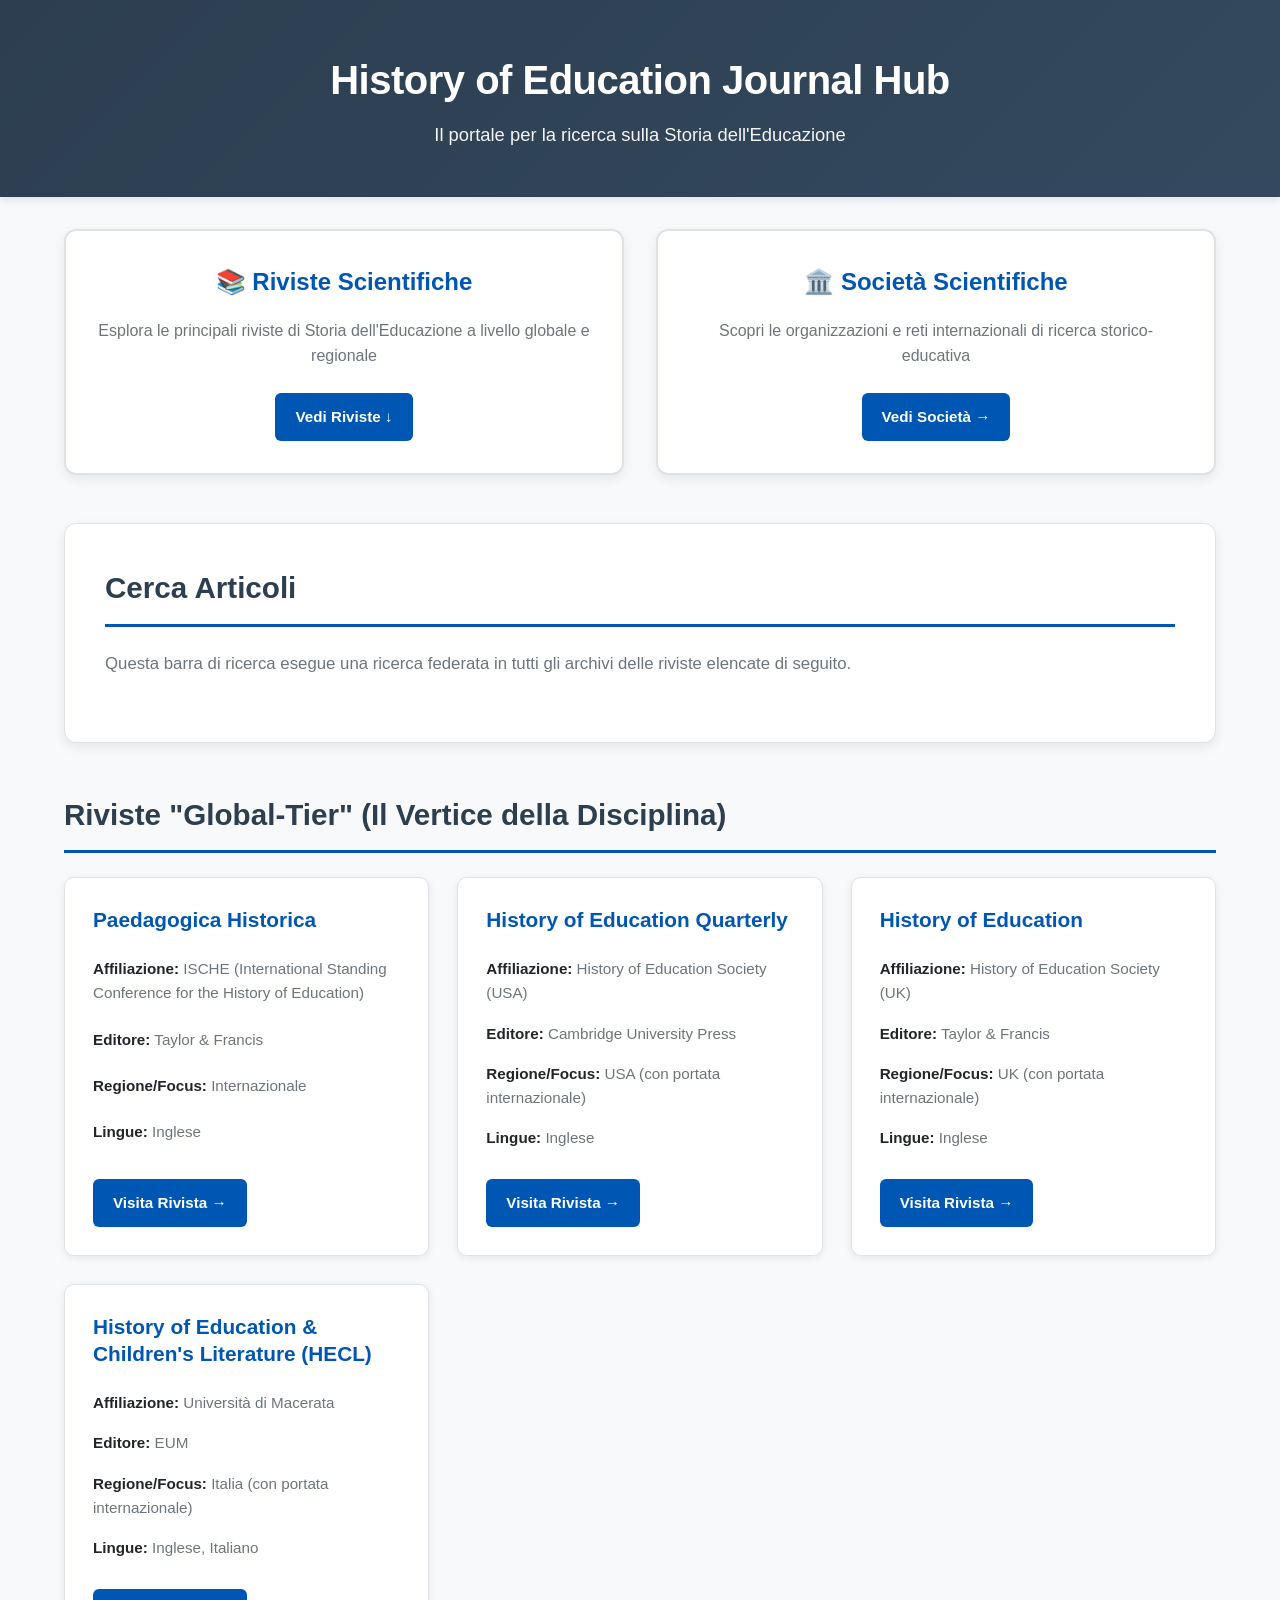
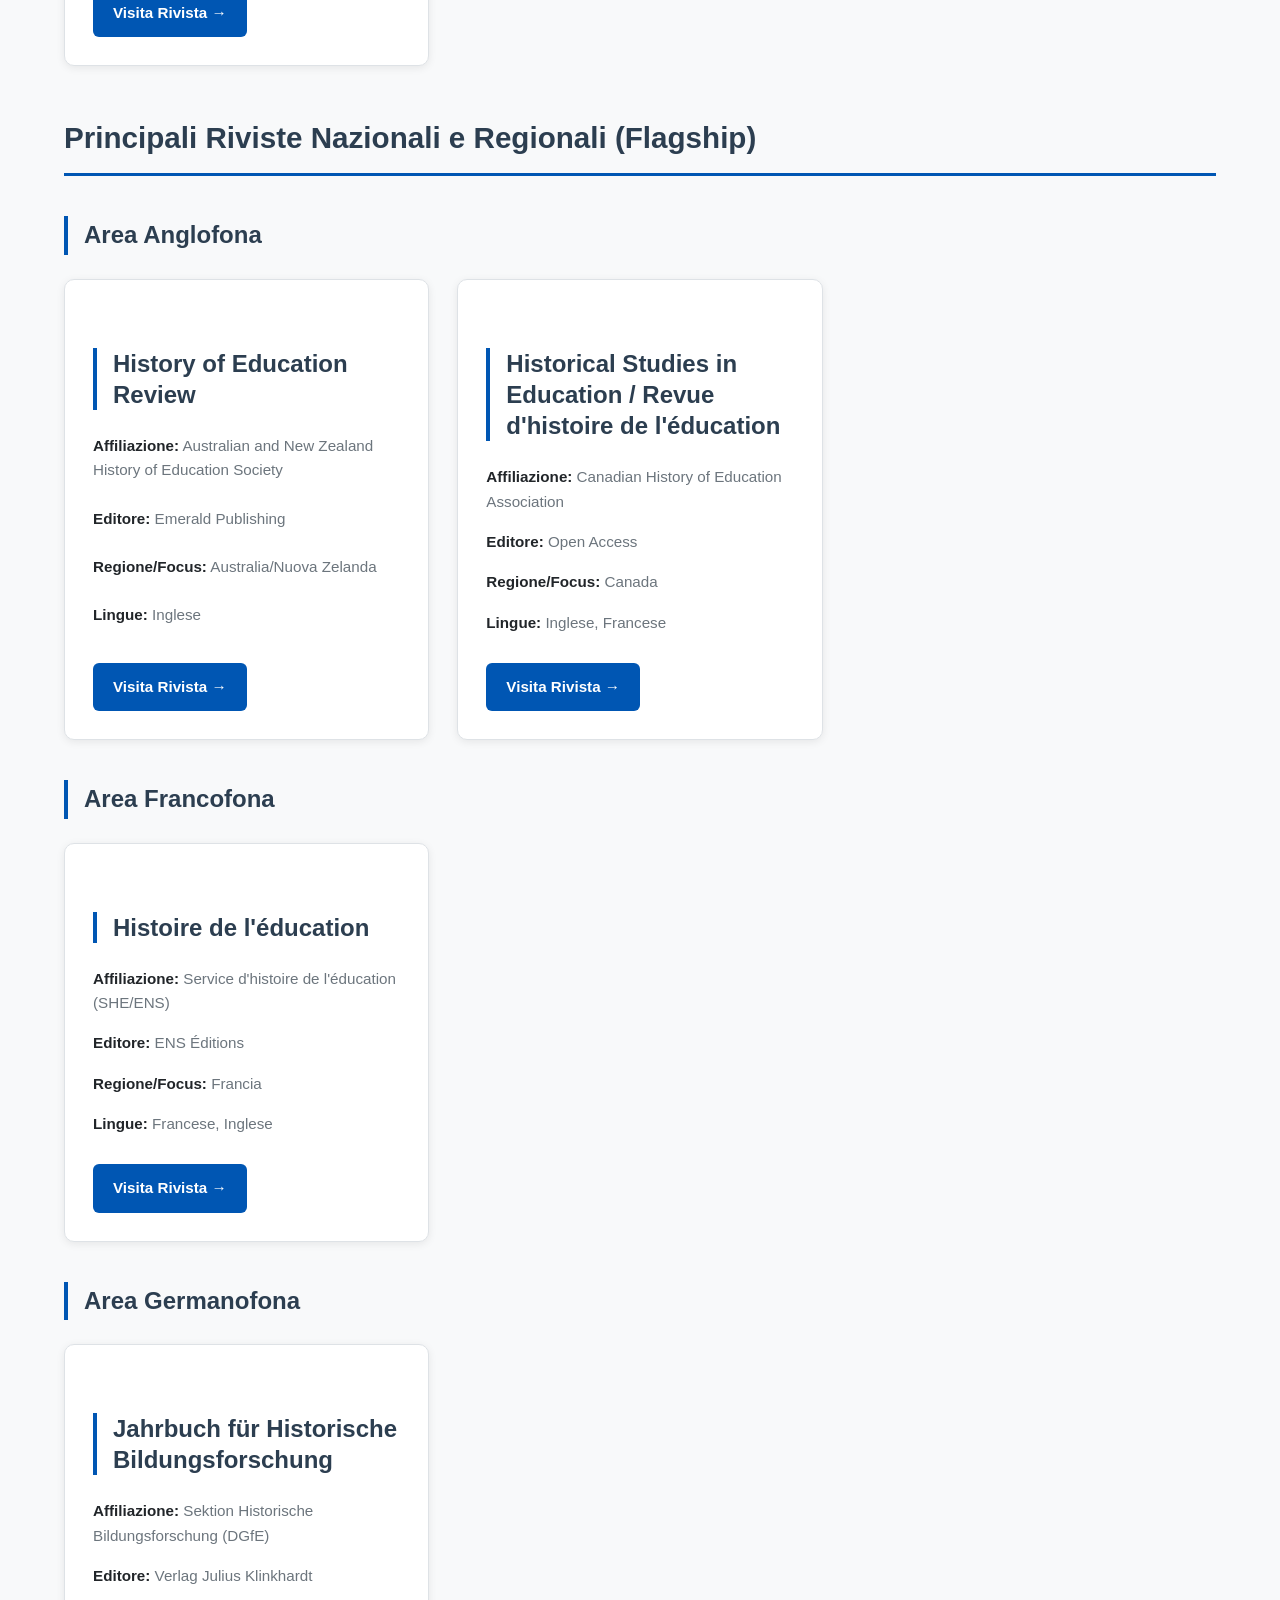
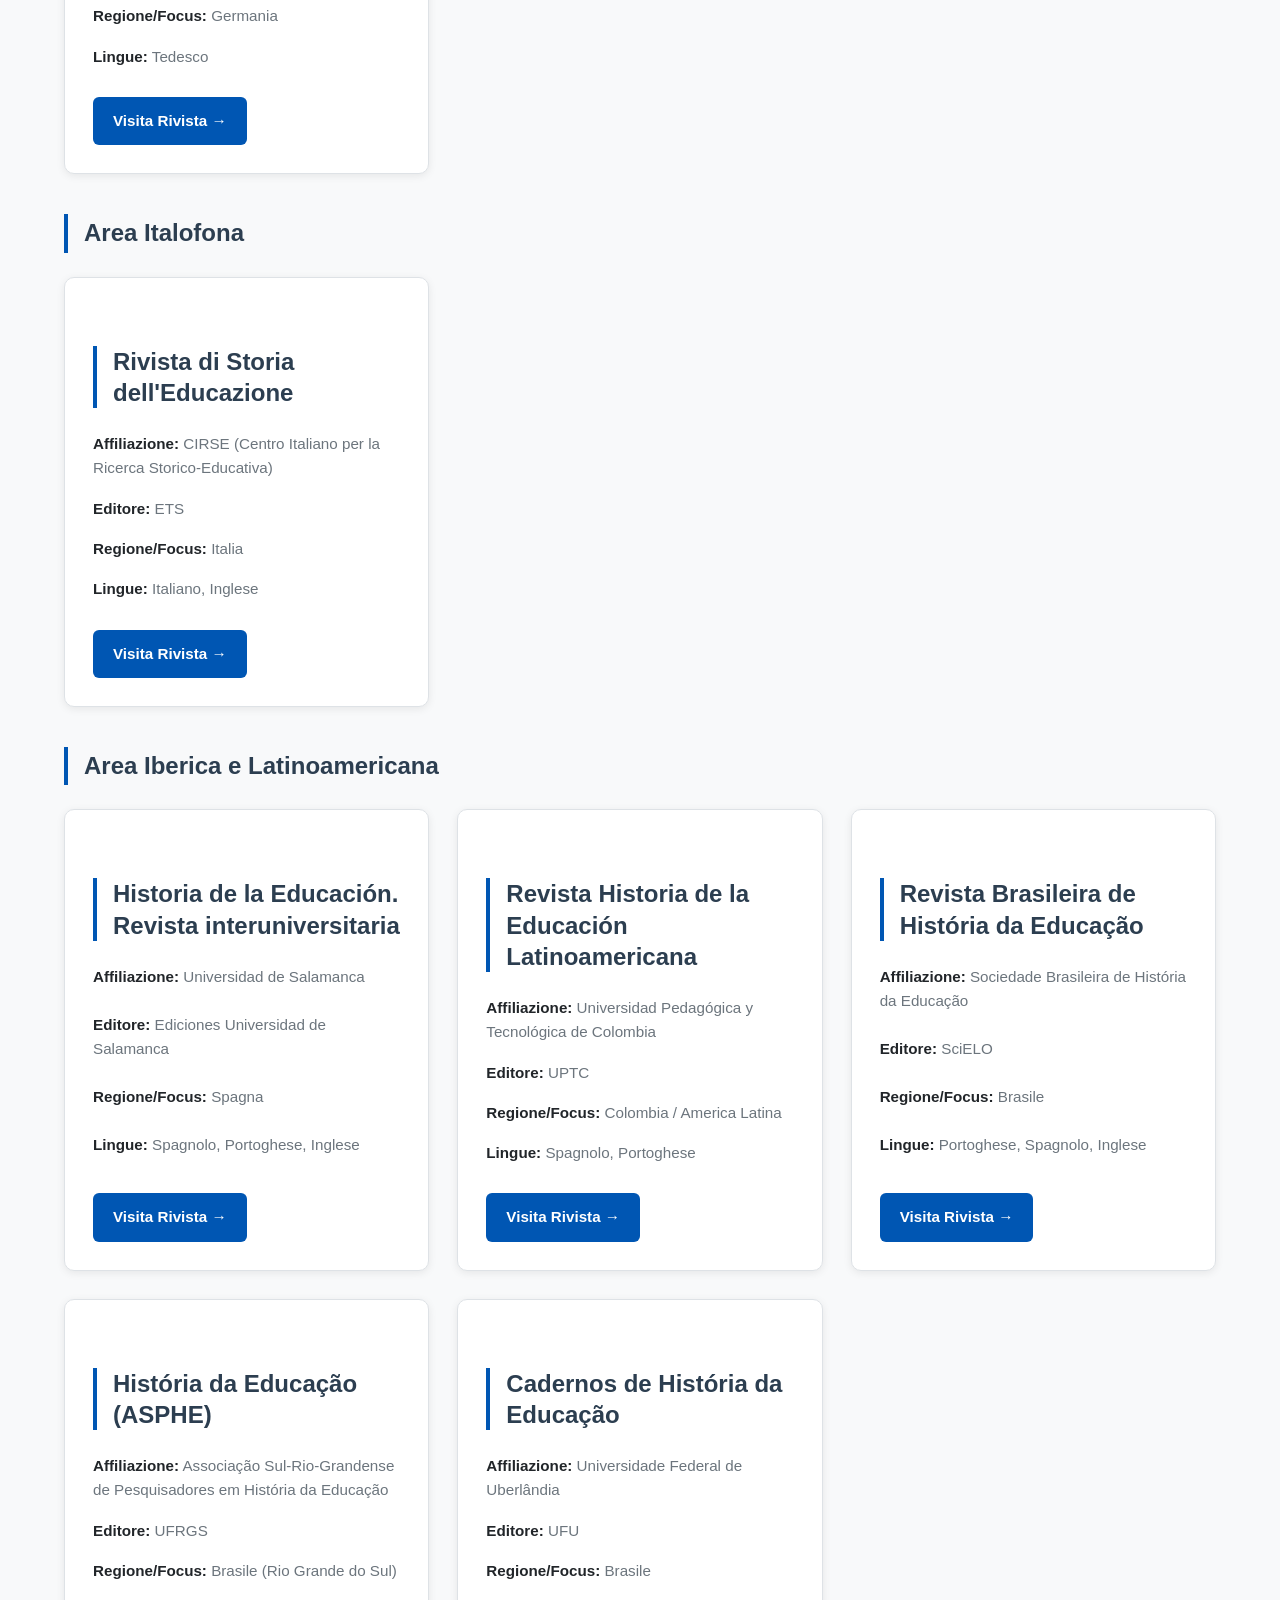
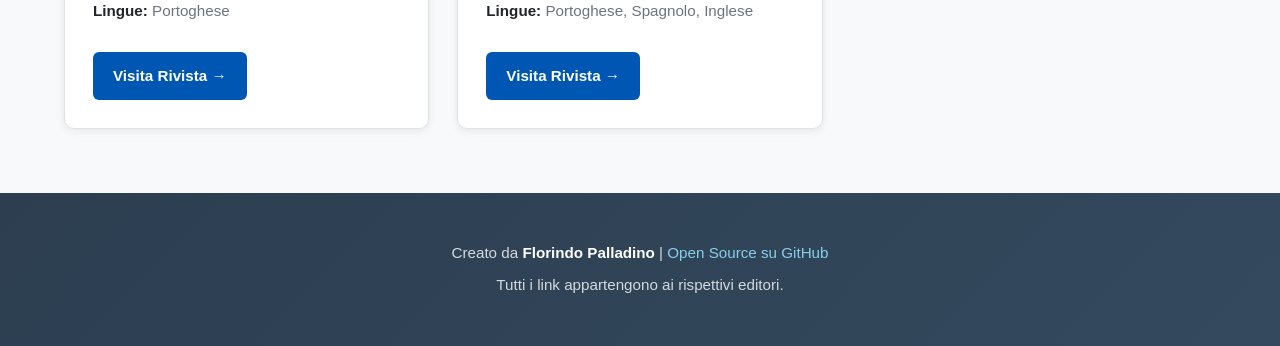
<file: index.html>
<!DOCTYPE html>
<html lang="it">
<head>
    <meta charset="UTF-8">
    <meta name="viewport" content="width=device-width, initial-scale=1.0">
    <title>History of Education Journal Hub</title>
    <link rel="stylesheet" href="style.css">
</head>
<body>
    <header>
        <h1>History of Education Journal Hub</h1>
        <p>Il portale per la ricerca sulla Storia dell'Educazione</p>
    </header>

    <main>
        <section id="navigation-section">
            <div class="nav-cards">
                <div class="nav-card">
                    <h3>📚 Riviste Scientifiche</h3>
                    <p>Esplora le principali riviste di Storia dell'Educazione a livello globale e regionale</p>
                    <a href="#journals" class="journal-link">Vedi Riviste ↓</a>
                </div>
                <div class="nav-card">
                    <h3>🏛️ Società Scientifiche</h3>
                    <p>Scopri le organizzazioni e reti internazionali di ricerca storico-educativa</p>
                    <a href="societa.html" class="journal-link">Vedi Società →</a>
                </div>
            </div>
        </section>

        <section id="search-section">
            <h2>Cerca Articoli</h2>
            <p>Questa barra di ricerca esegue una ricerca federata in tutti gli archivi delle riviste elencate di seguito.</p>

            <script async src="https://cse.google.com/cse.js?cx=66ebbb48f636a429a"></script>
            <div class="gcse-search"></div>
        </section>

        <section id="journals">
            <h2>Riviste "Global-Tier" (Il Vertice della Disciplina)</h2>
            <div class="journal-grid global-tier"></div>

            <h2>Principali Riviste Nazionali e Regionali (Flagship)</h2>
            <div id="flagship-container"></div>
        </section>
    </main>

    <footer>
        <p>Creato da <strong>Florindo Palladino</strong> | <a href="https://github.com/FlorindoPalladino/sito-history-of-education" target="_blank" rel="noopener">Open Source su GitHub</a></p>
        <p>Tutti i link appartengono ai rispettivi editori.</p>
    </footer>

    <script>
        // Dati JSON completi delle riviste
        const data = {
            "globalTier": [
                {
                    "nome": "Paedagogica Historica",
                    "affiliazione": "ISCHE (International Standing Conference for the History of Education)",
                    "editore": "Taylor & Francis",
                    "regione": "Internazionale",
                    "lingue": "Inglese",
                    "url": "https://www.tandfonline.com/journals/cpdh20"
                },
                {
                    "nome": "History of Education Quarterly",
                    "affiliazione": "History of Education Society (USA)",
                    "editore": "Cambridge University Press",
                    "regione": "USA (con portata internazionale)",
                    "lingue": "Inglese",
                    "url": "https://www.cambridge.org/core/journals/history-of-education-quarterly"
                },
                {
                    "nome": "History of Education",
                    "affiliazione": "History of Education Society (UK)",
                    "editore": "Taylor & Francis",
                    "regione": "UK (con portata internazionale)",
                    "lingue": "Inglese",
                    "url": "https://www.tandfonline.com/journals/thed20"
                },
                {
                    "nome": "History of Education & Children's Literature (HECL)",
                    "affiliazione": "Università di Macerata",
                    "editore": "EUM",
                    "regione": "Italia (con portata internazionale)",
                    "lingue": "Inglese, Italiano",
                    "url": "https://rivisteopen.unimc.it/index.php/hecl/issue/view/188"
                }
            ],
            "flagship": [
                {
                    "area": "Area Anglofona",
                    "riviste": [
                        {
                            "nome": "History of Education Review",
                            "affiliazione": "Australian and New Zealand History of Education Society",
                            "editore": "Emerald Publishing",
                            "regione": "Australia/Nuova Zelanda",
                            "lingue": "Inglese",
                            "url": "https://www.emerald.com/her"
                        },
                        {
                            "nome": "Historical Studies in Education / Revue d'histoire de l'éducation",
                            "affiliazione": "Canadian History of Education Association",
                            "editore": "Open Access",
                            "regione": "Canada",
                            "lingue": "Inglese, Francese",
                            "url": "https://historicalstudiesineducation.ca/"
                        }
                    ]
                },
                {
                    "area": "Area Francofona",
                    "riviste": [
                        {
                            "nome": "Histoire de l'éducation",
                            "affiliazione": "Service d'histoire de l'éducation (SHE/ENS)",
                            "editore": "ENS Éditions",
                            "regione": "Francia",
                            "lingue": "Francese, Inglese",
                            "url": "https://journals.openedition.org/histoire-education/"
                        }
                    ]
                },
                {
                    "area": "Area Germanofona",
                    "riviste": [
                        {
                            "nome": "Jahrbuch für Historische Bildungsforschung",
                            "affiliazione": "Sektion Historische Bildungsforschung (DGfE)",
                            "editore": "Verlag Julius Klinkhardt",
                            "regione": "Germania",
                            "lingue": "Tedesco",
                            "url": "https://jb-historische-bildungsforschung.de/index.html"
                        }
                    ]
                },
                {
                    "area": "Area Italofona",
                    "riviste": [
                        {
                            "nome": "Rivista di Storia dell'Educazione",
                            "affiliazione": "CIRSE (Centro Italiano per la Ricerca Storico-Educativa)",
                            "editore": "ETS",
                            "regione": "Italia",
                            "lingue": "Italiano, Inglese",
                            "url": "https://www.rivistadistoriadelleducazione.it/"
                        }
                    ]
                },
                {
                    "area": "Area Iberica e Latinoamericana",
                    "riviste": [
                        {
                            "nome": "Historia de la Educación. Revista interuniversitaria",
                            "affiliazione": "Universidad de Salamanca",
                            "editore": "Ediciones Universidad de Salamanca",
                            "regione": "Spagna",
                            "lingue": "Spagnolo, Portoghese, Inglese",
                            "url": "https://revistas.usal.es/tres/index.php/0212-0267"
                        },
                        {
                            "nome": "Revista Historia de la Educación Latinoamericana",
                            "affiliazione": "Universidad Pedagógica y Tecnológica de Colombia",
                            "editore": "UPTC",
                            "regione": "Colombia / America Latina",
                            "lingue": "Spagnolo, Portoghese",
                            "url": "https://revistas.uptc.edu.co/index.php/historia_educacion_latinamerican/"
                        },
                        {
                            "nome": "Revista Brasileira de História da Educação",
                            "affiliazione": "Sociedade Brasileira de História da Educação",
                            "editore": "SciELO",
                            "regione": "Brasile",
                            "lingue": "Portoghese, Spagnolo, Inglese",
                            "url": "https://www.scielo.br/j/rbhe/"
                        },
                        {
                            "nome": "História da Educação (ASPHE)",
                            "affiliazione": "Associação Sul-Rio-Grandense de Pesquisadores em História da Educação",
                            "editore": "UFRGS",
                            "regione": "Brasile (Rio Grande do Sul)",
                            "lingue": "Portoghese",
                            "url": "http://seer.ufrgs.br/asphe"
                        },
                        {
                            "nome": "Cadernos de História da Educação",
                            "affiliazione": "Universidade Federal de Uberlândia",
                            "editore": "UFU",
                            "regione": "Brasile",
                            "lingue": "Portoghese, Spagnolo, Inglese",
                            "url": "https://seer.ufu.br/index.php/che/"
                        }
                    ]
                }
            ]
        };

        // Funzione per creare una "card" di una rivista
        function createJournalCard(journal) {
            const affiliazione = journal.affiliazione || journal.editore || '';
            const regione = journal.regione || journal.focus || '';

            return `
                <div class="journal-card">
                    <h3>${journal.nome}</h3>
                    ${affiliazione ? `<p><strong>Affiliazione:</strong> ${affiliazione}</p>` : ''}
                    ${journal.editore && journal.affiliazione !== journal.editore ? `<p><strong>Editore:</strong> ${journal.editore}</p>` : ''}
                    ${regione ? `<p><strong>Regione/Focus:</strong> ${regione}</p>` : ''}
                    ${journal.lingue ? `<p><strong>Lingue:</strong> ${journal.lingue}</p>` : ''}
                    <a href="${journal.url}" target="_blank" class="journal-link">Visita Rivista →</a>
                </div>
            `;
        }

        // Popola le sezioni quando la pagina è caricata
        document.addEventListener('DOMContentLoaded', () => {
            // Popola Global-Tier
            const globalContainer = document.querySelector('.global-tier');
            data.globalTier.forEach(journal => {
                globalContainer.innerHTML += createJournalCard(journal);
            });

            // Popola Flagship (divise per area)
            const flagshipContainer = document.querySelector('#flagship-container');
            data.flagship.forEach(area => {
                let areaHtml = `<h3>${area.area}</h3>`;
                areaHtml += '<div class="journal-grid">';
                area.riviste.forEach(journal => {
                    areaHtml += createJournalCard(journal);
                });
                areaHtml += '</div>';
                flagshipContainer.innerHTML += areaHtml;
            });
        });
    </script>
</body>
</html>
</file>
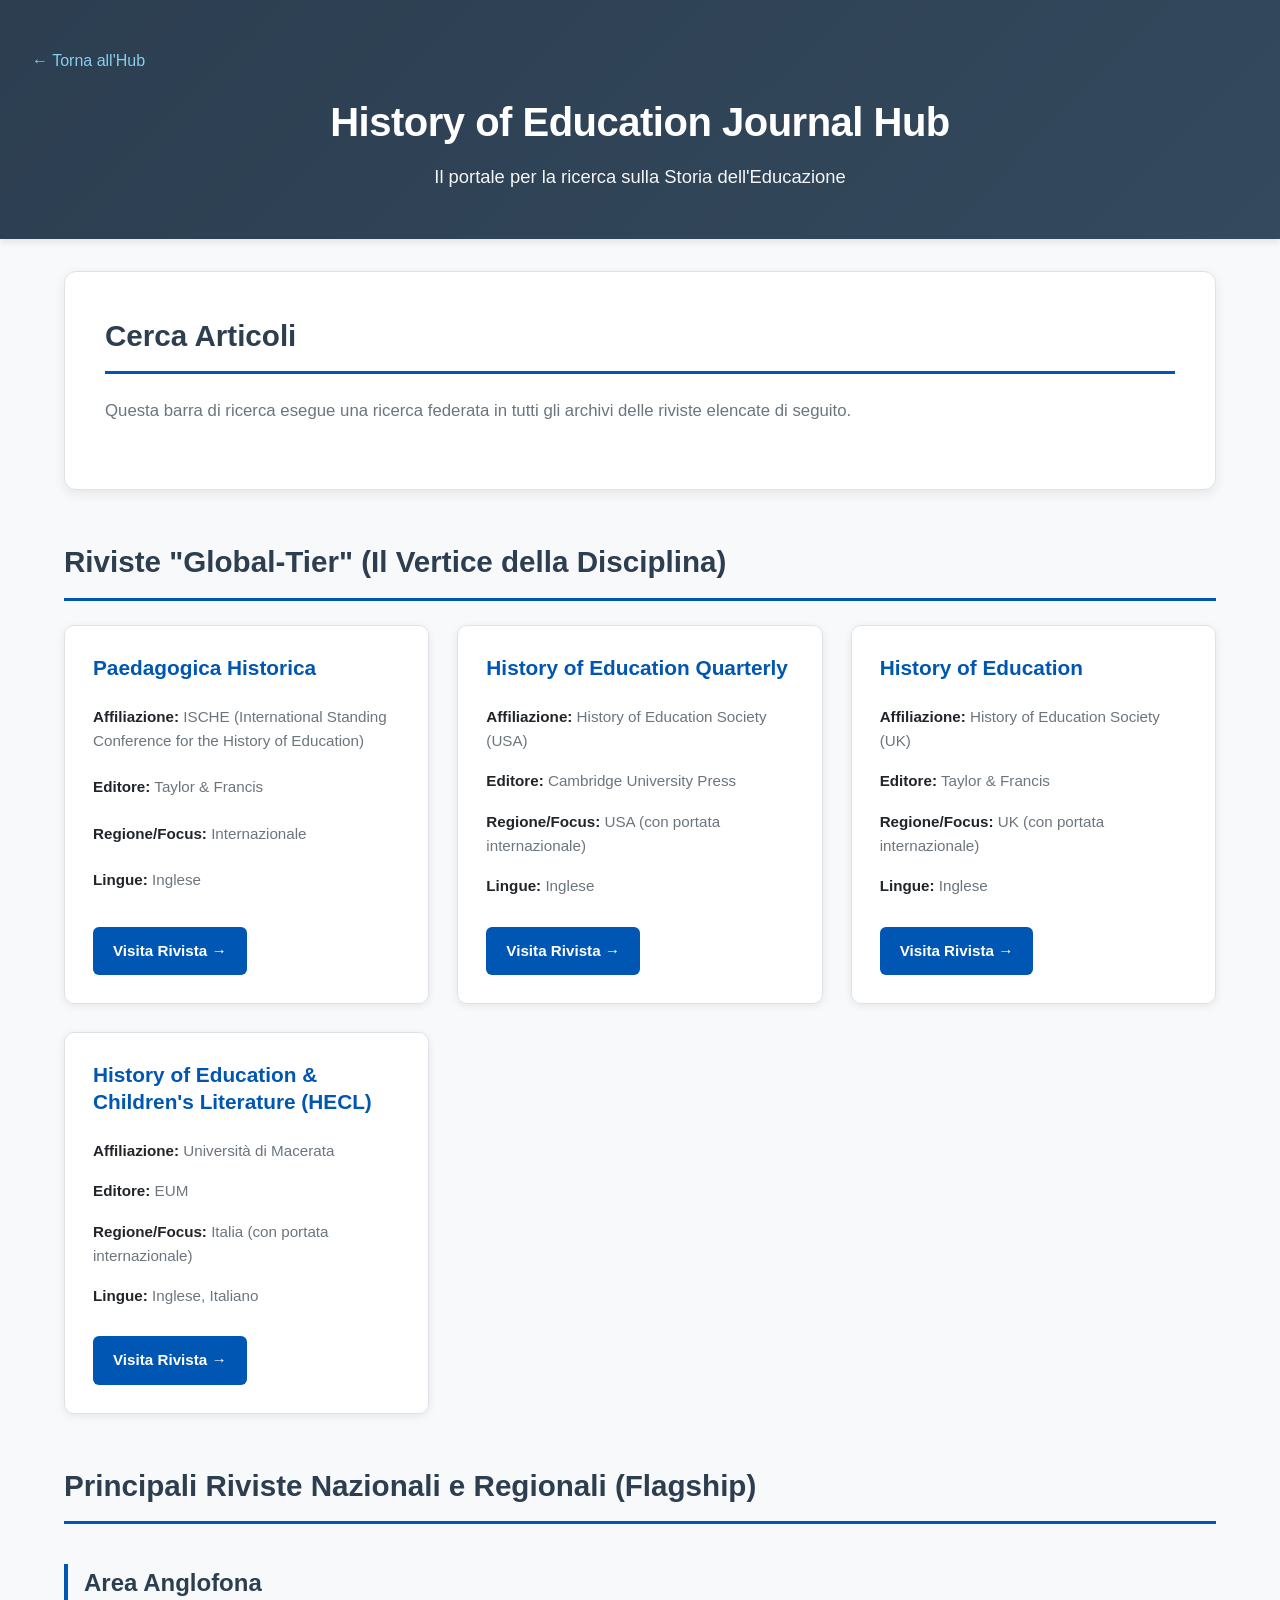
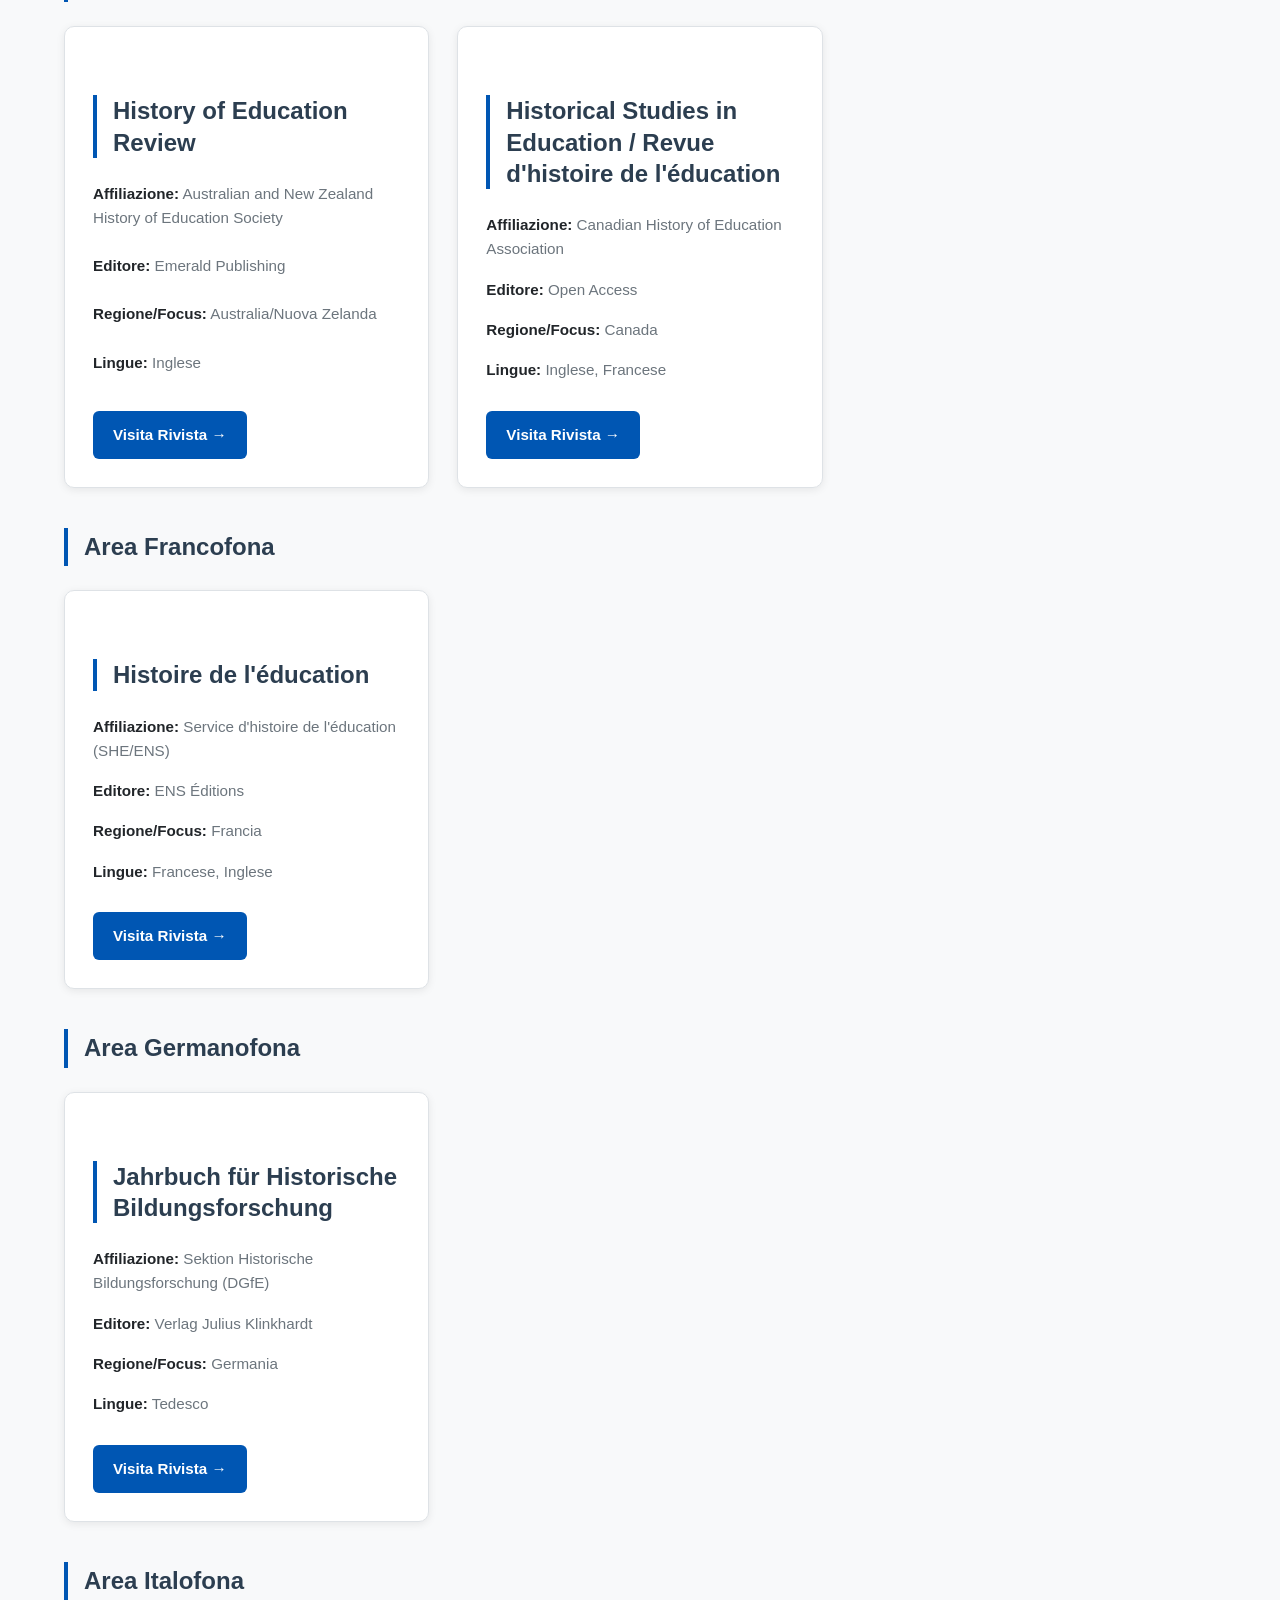
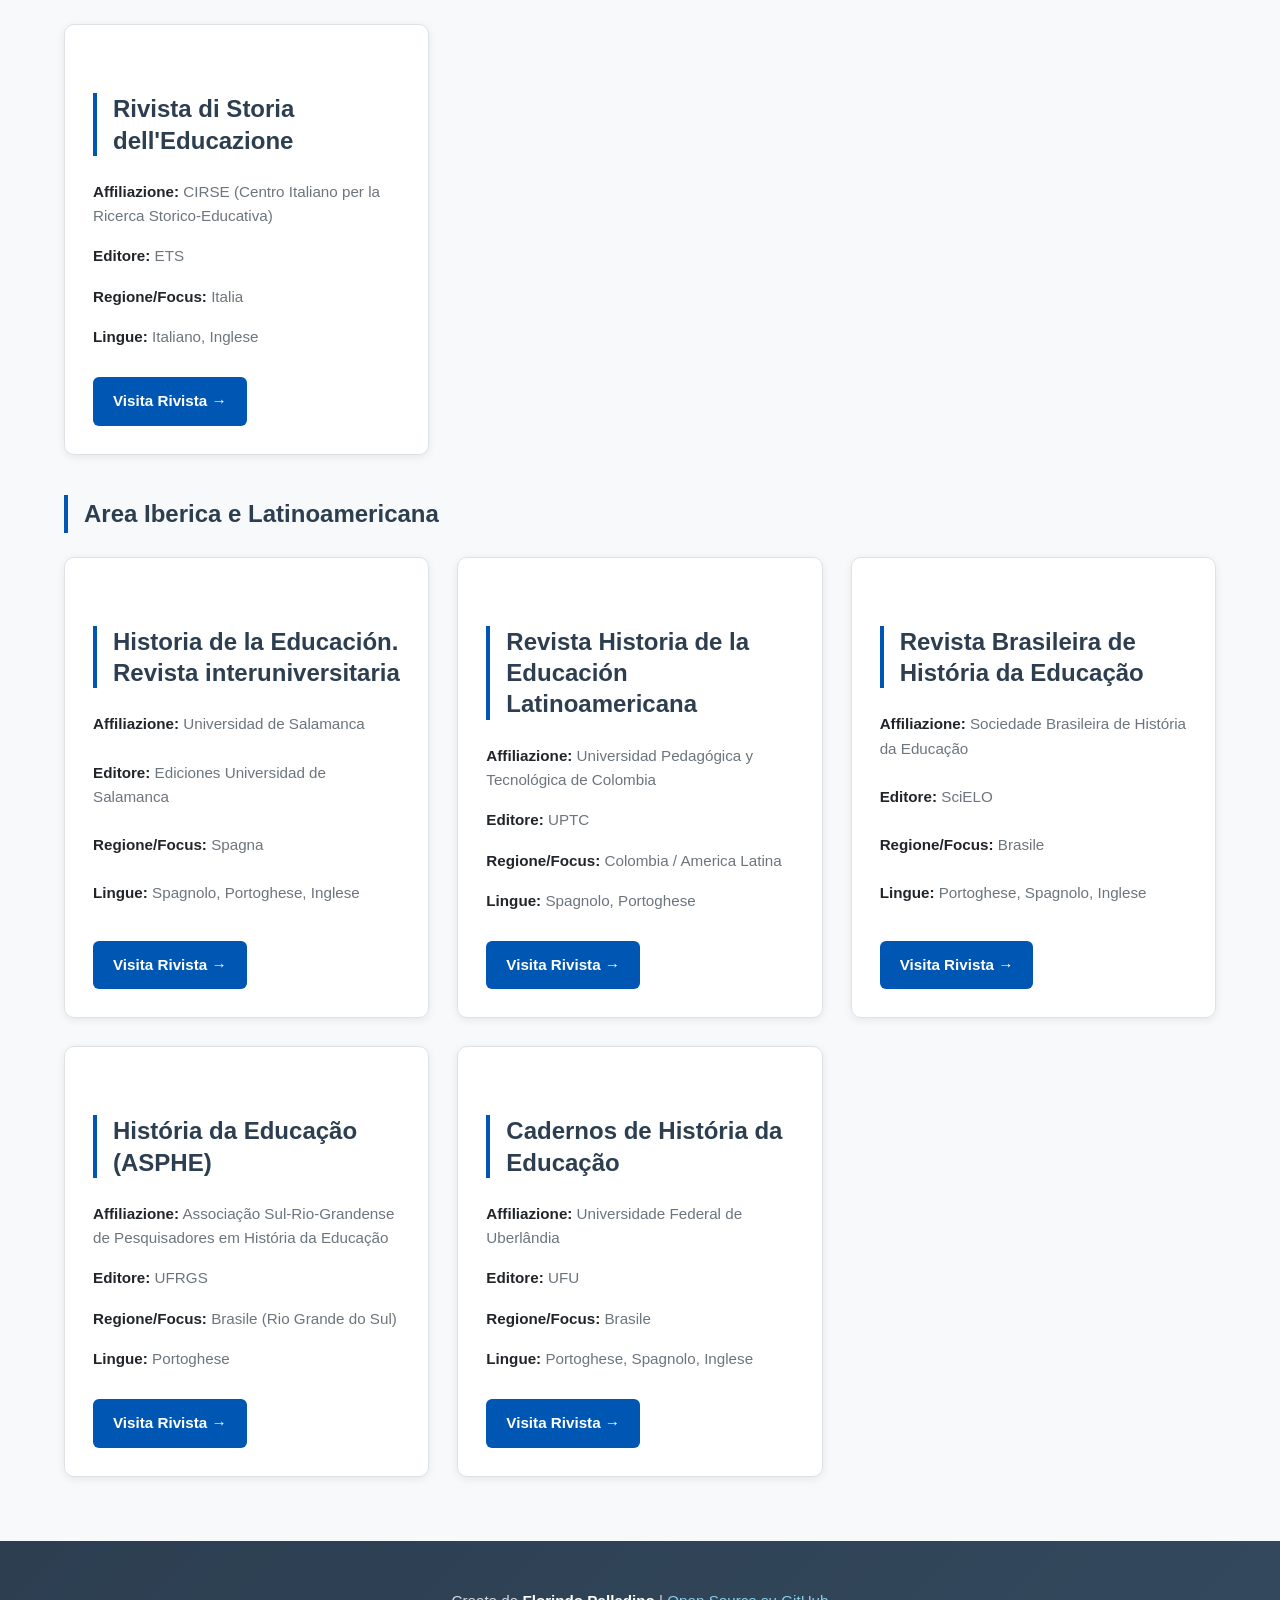
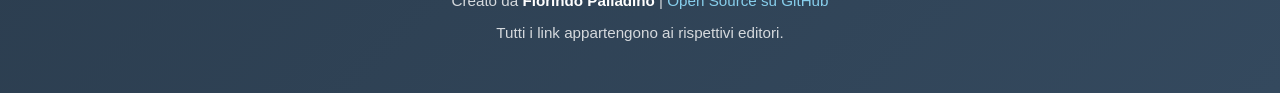
<file: journals.html>
<!DOCTYPE html>
<html lang="it">
<head>
    <meta charset="UTF-8">
    <meta name="viewport" content="width=device-width, initial-scale=1.0">
    <title>History of Education Journal Hub</title>
    <link rel="stylesheet" href="style.css">
</head>
<body>
    <header>
        <div style="text-align: left; margin-bottom: 1rem;">
            <a href="index.html" style="color: #87ceeb; text-decoration: none; font-size: 1rem;">← Torna all'Hub</a>
        </div>
        <h1>History of Education Journal Hub</h1>
        <p>Il portale per la ricerca sulla Storia dell'Educazione</p>
    </header>

    <main>
        <section id="search-section">
            <h2>Cerca Articoli</h2>
            <p>Questa barra di ricerca esegue una ricerca federata in tutti gli archivi delle riviste elencate di seguito.</p>

            <script async src="https://cse.google.com/cse.js?cx=66ebbb48f636a429a"></script>
            <div class="gcse-search"></div>
        </section>

        <section id="journals">
            <h2>Riviste "Global-Tier" (Il Vertice della Disciplina)</h2>
            <div class="journal-grid global-tier"></div>

            <h2>Principali Riviste Nazionali e Regionali (Flagship)</h2>
            <div id="flagship-container"></div>
        </section>
    </main>

    <footer>
        <p>Creato da <strong>Florindo Palladino</strong> | <a href="https://github.com/FlorindoPalladino/sito-history-of-education" target="_blank" rel="noopener">Open Source su GitHub</a></p>
        <p>Tutti i link appartengono ai rispettivi editori.</p>
    </footer>

    <script>
        // Dati JSON completi delle riviste
        const data = {
            "globalTier": [
                {
                    "nome": "Paedagogica Historica",
                    "affiliazione": "ISCHE (International Standing Conference for the History of Education)",
                    "editore": "Taylor & Francis",
                    "regione": "Internazionale",
                    "lingue": "Inglese",
                    "url": "https://www.tandfonline.com/journals/cpdh20"
                },
                {
                    "nome": "History of Education Quarterly",
                    "affiliazione": "History of Education Society (USA)",
                    "editore": "Cambridge University Press",
                    "regione": "USA (con portata internazionale)",
                    "lingue": "Inglese",
                    "url": "https://www.cambridge.org/core/journals/history-of-education-quarterly"
                },
                {
                    "nome": "History of Education",
                    "affiliazione": "History of Education Society (UK)",
                    "editore": "Taylor & Francis",
                    "regione": "UK (con portata internazionale)",
                    "lingue": "Inglese",
                    "url": "https://www.tandfonline.com/journals/thed20"
                },
                {
                    "nome": "History of Education & Children's Literature (HECL)",
                    "affiliazione": "Università di Macerata",
                    "editore": "EUM",
                    "regione": "Italia (con portata internazionale)",
                    "lingue": "Inglese, Italiano",
                    "url": "https://rivisteopen.unimc.it/index.php/hecl/issue/view/188"
                }
            ],
            "flagship": [
                {
                    "area": "Area Anglofona",
                    "riviste": [
                        {
                            "nome": "History of Education Review",
                            "affiliazione": "Australian and New Zealand History of Education Society",
                            "editore": "Emerald Publishing",
                            "regione": "Australia/Nuova Zelanda",
                            "lingue": "Inglese",
                            "url": "https://www.emerald.com/her"
                        },
                        {
                            "nome": "Historical Studies in Education / Revue d'histoire de l'éducation",
                            "affiliazione": "Canadian History of Education Association",
                            "editore": "Open Access",
                            "regione": "Canada",
                            "lingue": "Inglese, Francese",
                            "url": "https://historicalstudiesineducation.ca/"
                        }
                    ]
                },
                {
                    "area": "Area Francofona",
                    "riviste": [
                        {
                            "nome": "Histoire de l'éducation",
                            "affiliazione": "Service d'histoire de l'éducation (SHE/ENS)",
                            "editore": "ENS Éditions",
                            "regione": "Francia",
                            "lingue": "Francese, Inglese",
                            "url": "https://journals.openedition.org/histoire-education/"
                        }
                    ]
                },
                {
                    "area": "Area Germanofona",
                    "riviste": [
                        {
                            "nome": "Jahrbuch für Historische Bildungsforschung",
                            "affiliazione": "Sektion Historische Bildungsforschung (DGfE)",
                            "editore": "Verlag Julius Klinkhardt",
                            "regione": "Germania",
                            "lingue": "Tedesco",
                            "url": "https://jb-historische-bildungsforschung.de/index.html"
                        }
                    ]
                },
                {
                    "area": "Area Italofona",
                    "riviste": [
                        {
                            "nome": "Rivista di Storia dell'Educazione",
                            "affiliazione": "CIRSE (Centro Italiano per la Ricerca Storico-Educativa)",
                            "editore": "ETS",
                            "regione": "Italia",
                            "lingue": "Italiano, Inglese",
                            "url": "https://www.rivistadistoriadelleducazione.it/"
                        }
                    ]
                },
                {
                    "area": "Area Iberica e Latinoamericana",
                    "riviste": [
                        {
                            "nome": "Historia de la Educación. Revista interuniversitaria",
                            "affiliazione": "Universidad de Salamanca",
                            "editore": "Ediciones Universidad de Salamanca",
                            "regione": "Spagna",
                            "lingue": "Spagnolo, Portoghese, Inglese",
                            "url": "https://revistas.usal.es/tres/index.php/0212-0267"
                        },
                        {
                            "nome": "Revista Historia de la Educación Latinoamericana",
                            "affiliazione": "Universidad Pedagógica y Tecnológica de Colombia",
                            "editore": "UPTC",
                            "regione": "Colombia / America Latina",
                            "lingue": "Spagnolo, Portoghese",
                            "url": "https://revistas.uptc.edu.co/index.php/historia_educacion_latinamerican/"
                        },
                        {
                            "nome": "Revista Brasileira de História da Educação",
                            "affiliazione": "Sociedade Brasileira de História da Educação",
                            "editore": "SciELO",
                            "regione": "Brasile",
                            "lingue": "Portoghese, Spagnolo, Inglese",
                            "url": "https://www.scielo.br/j/rbhe/"
                        },
                        {
                            "nome": "História da Educação (ASPHE)",
                            "affiliazione": "Associação Sul-Rio-Grandense de Pesquisadores em História da Educação",
                            "editore": "UFRGS",
                            "regione": "Brasile (Rio Grande do Sul)",
                            "lingue": "Portoghese",
                            "url": "http://seer.ufrgs.br/asphe"
                        },
                        {
                            "nome": "Cadernos de História da Educação",
                            "affiliazione": "Universidade Federal de Uberlândia",
                            "editore": "UFU",
                            "regione": "Brasile",
                            "lingue": "Portoghese, Spagnolo, Inglese",
                            "url": "https://seer.ufu.br/index.php/che/"
                        }
                    ]
                }
            ]
        };

        // Funzione per creare una "card" di una rivista
        function createJournalCard(journal) {
            const affiliazione = journal.affiliazione || journal.editore || '';
            const regione = journal.regione || journal.focus || '';

            return `
                <div class="journal-card">
                    <h3>${journal.nome}</h3>
                    ${affiliazione ? `<p><strong>Affiliazione:</strong> ${affiliazione}</p>` : ''}
                    ${journal.editore && journal.affiliazione !== journal.editore ? `<p><strong>Editore:</strong> ${journal.editore}</p>` : ''}
                    ${regione ? `<p><strong>Regione/Focus:</strong> ${regione}</p>` : ''}
                    ${journal.lingue ? `<p><strong>Lingue:</strong> ${journal.lingue}</p>` : ''}
                    <a href="${journal.url}" target="_blank" class="journal-link">Visita Rivista →</a>
                </div>
            `;
        }

        // Popola le sezioni quando la pagina è caricata
        document.addEventListener('DOMContentLoaded', () => {
            // Popola Global-Tier
            const globalContainer = document.querySelector('.global-tier');
            data.globalTier.forEach(journal => {
                globalContainer.innerHTML += createJournalCard(journal);
            });

            // Popola Flagship (divise per area)
            const flagshipContainer = document.querySelector('#flagship-container');
            data.flagship.forEach(area => {
                let areaHtml = `<h3>${area.area}</h3>`;
                areaHtml += '<div class="journal-grid">';
                area.riviste.forEach(journal => {
                    areaHtml += createJournalCard(journal);
                });
                areaHtml += '</div>';
                flagshipContainer.innerHTML += areaHtml;
            });
        });
    </script>
</body>
</html>
</file>
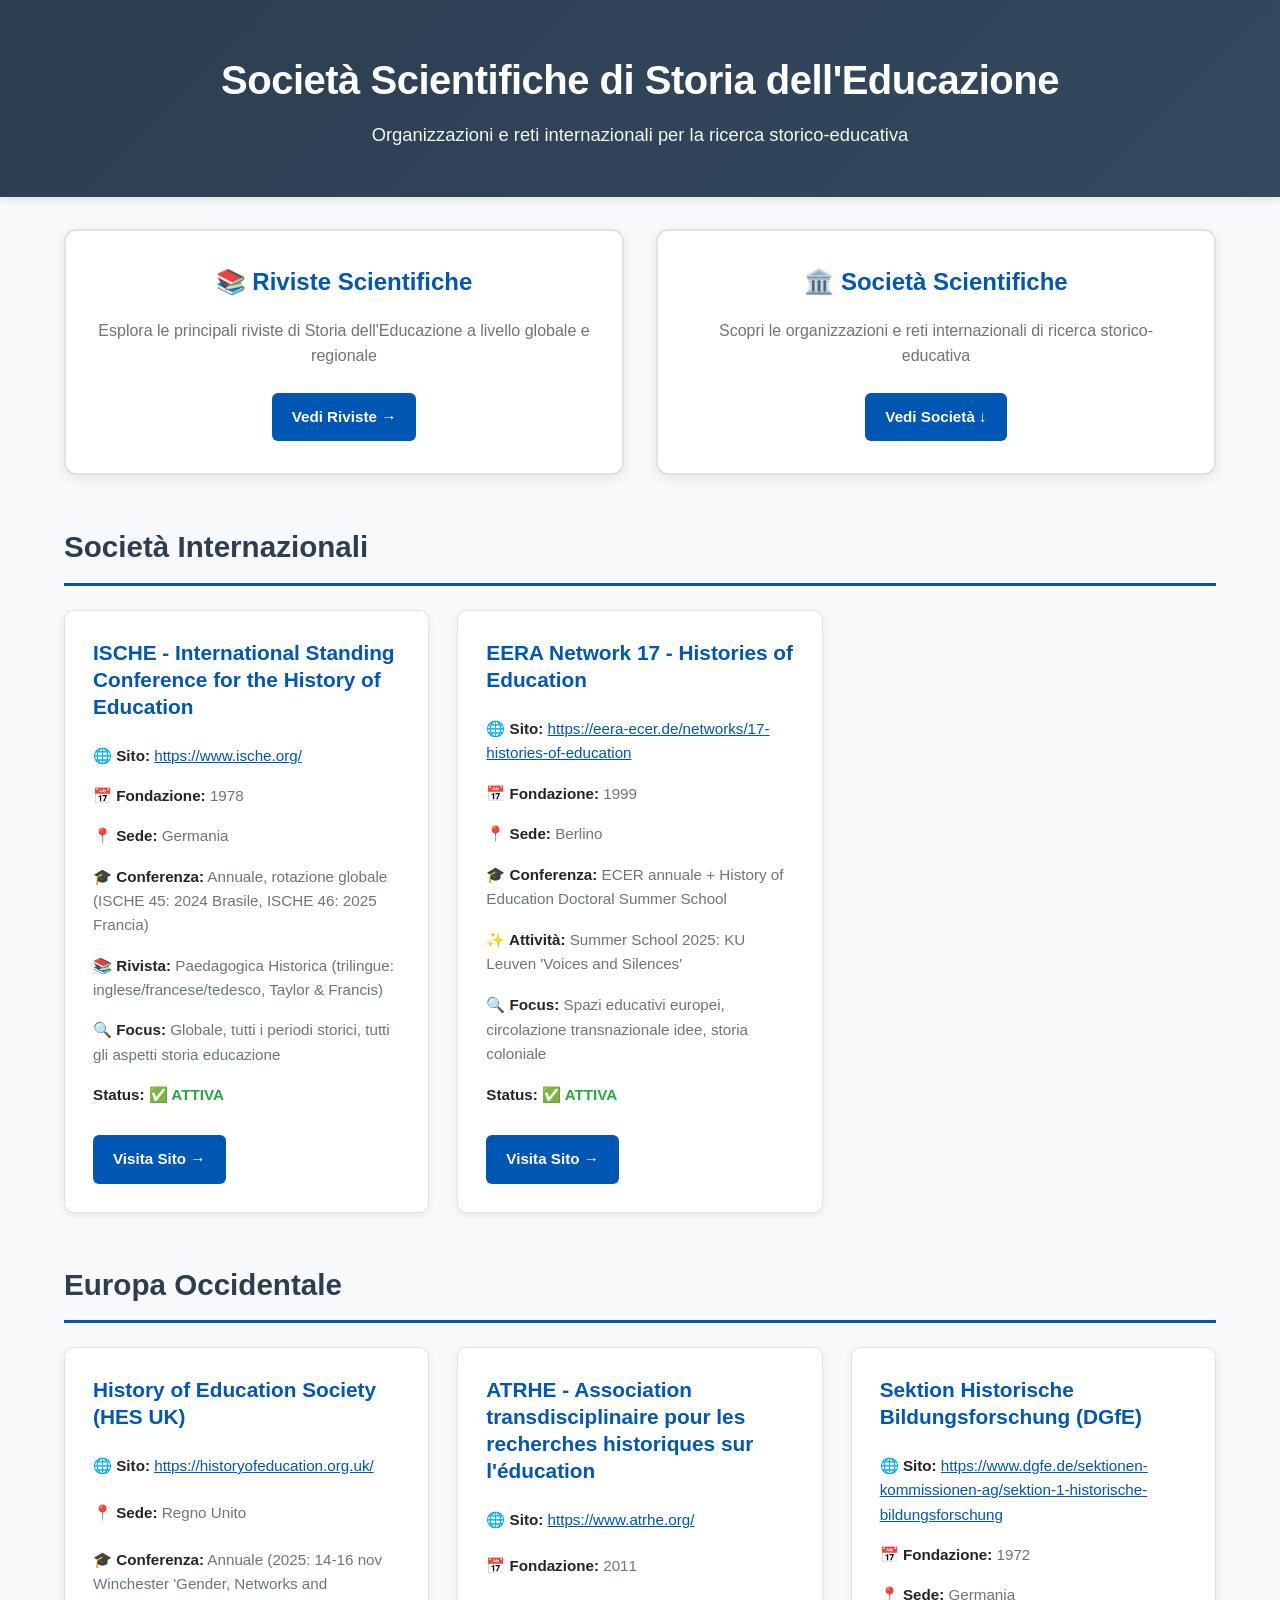
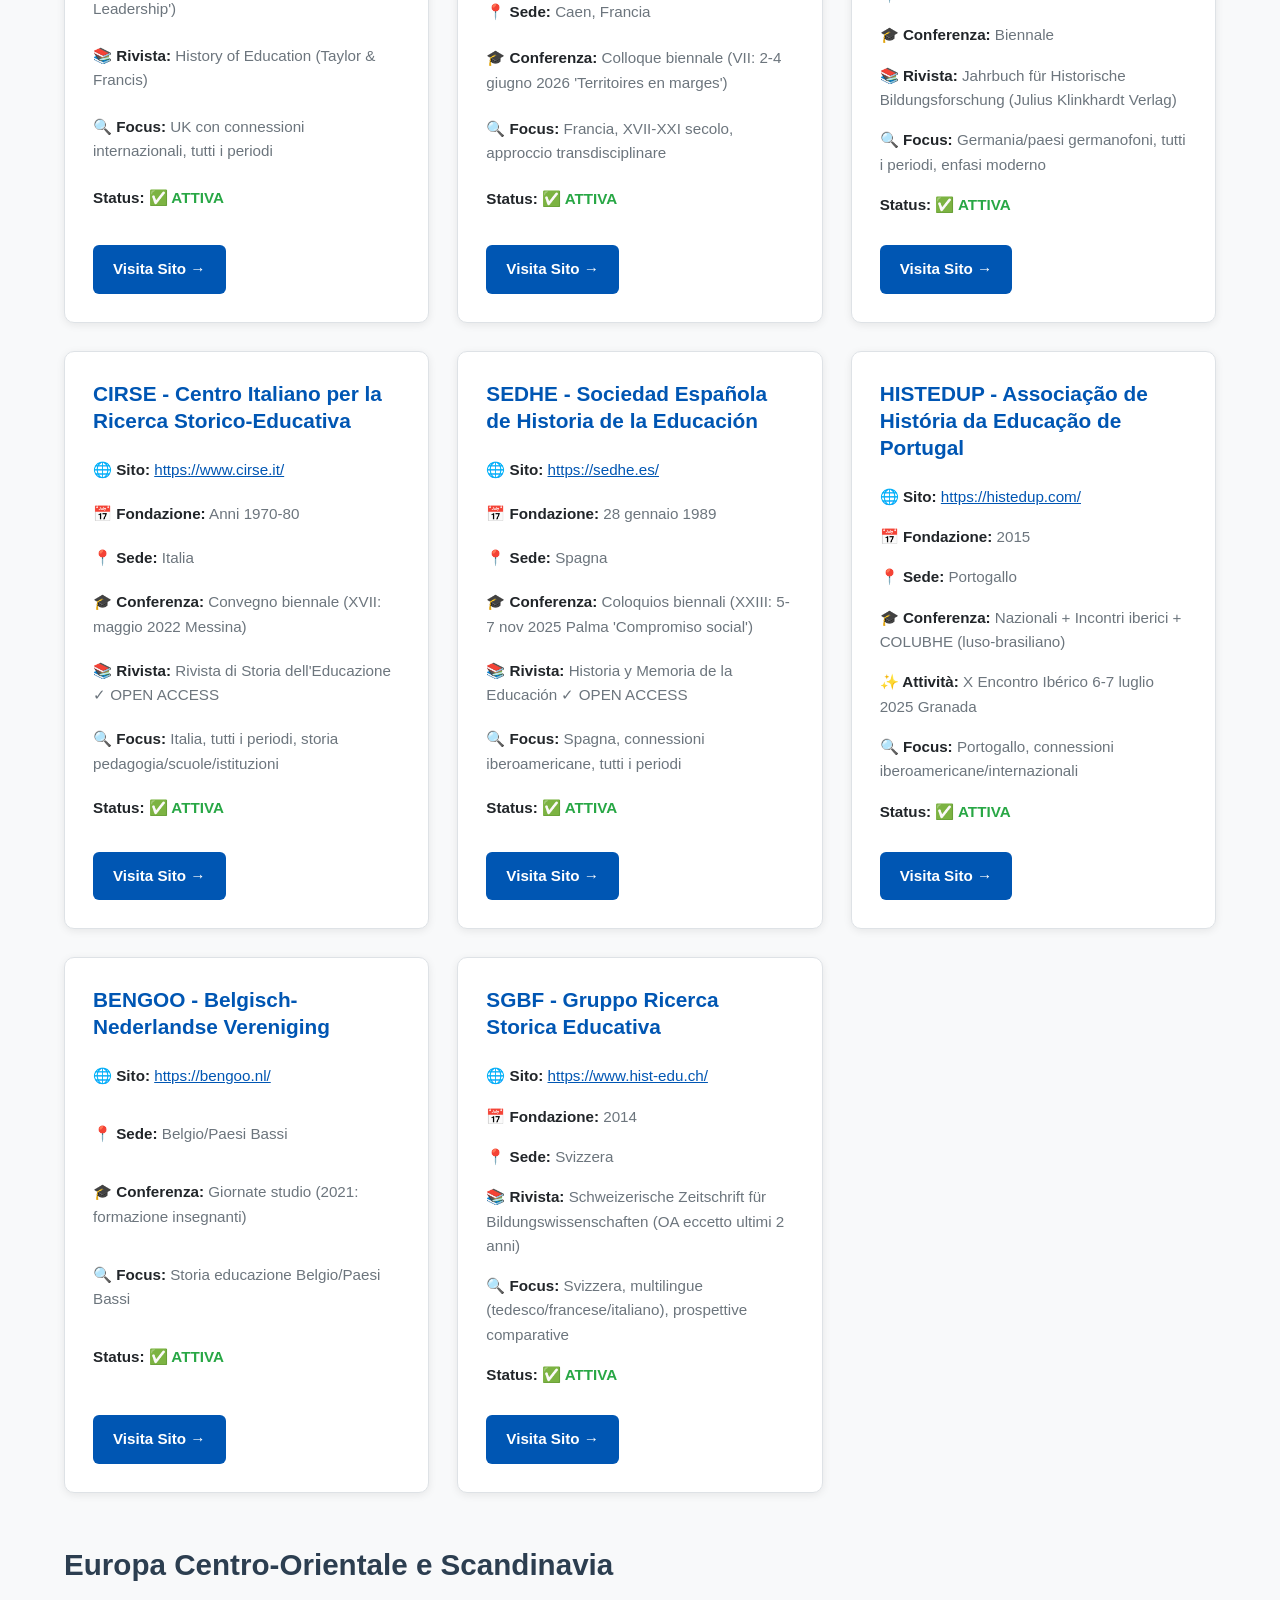
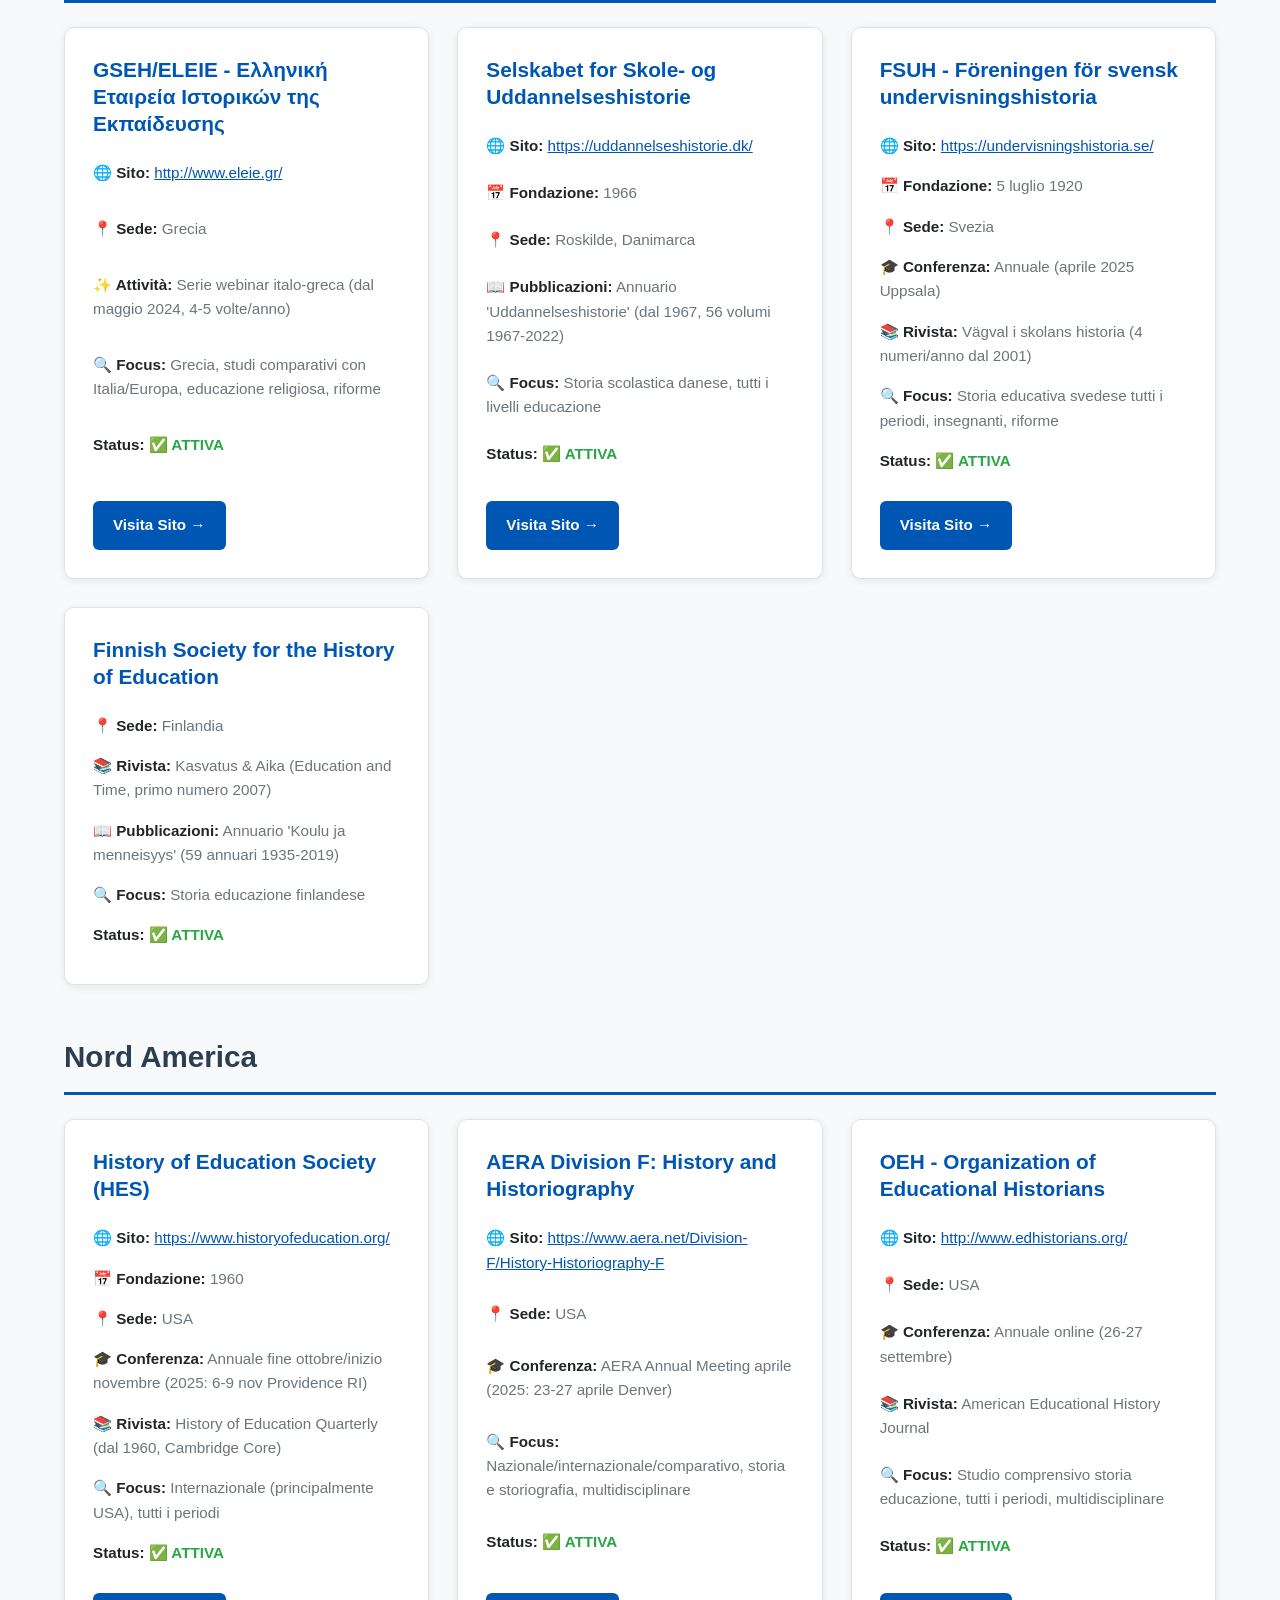
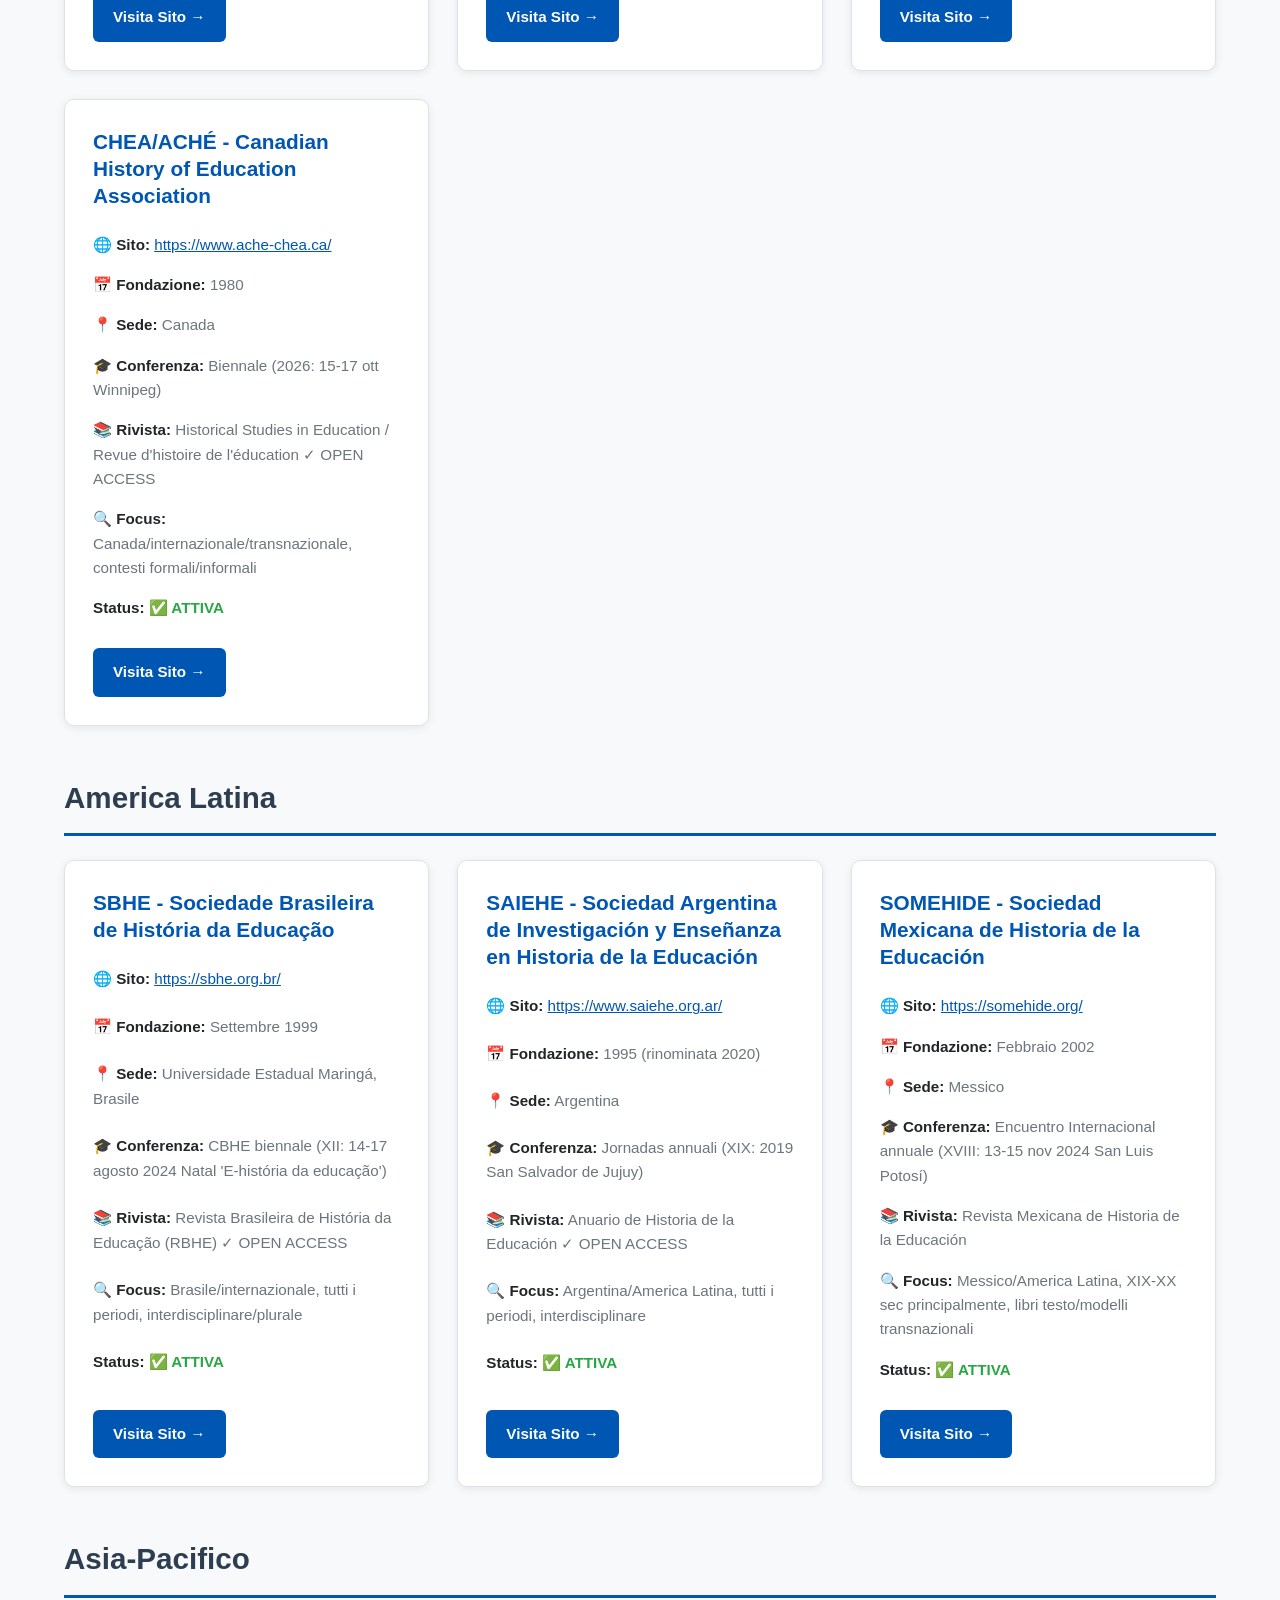
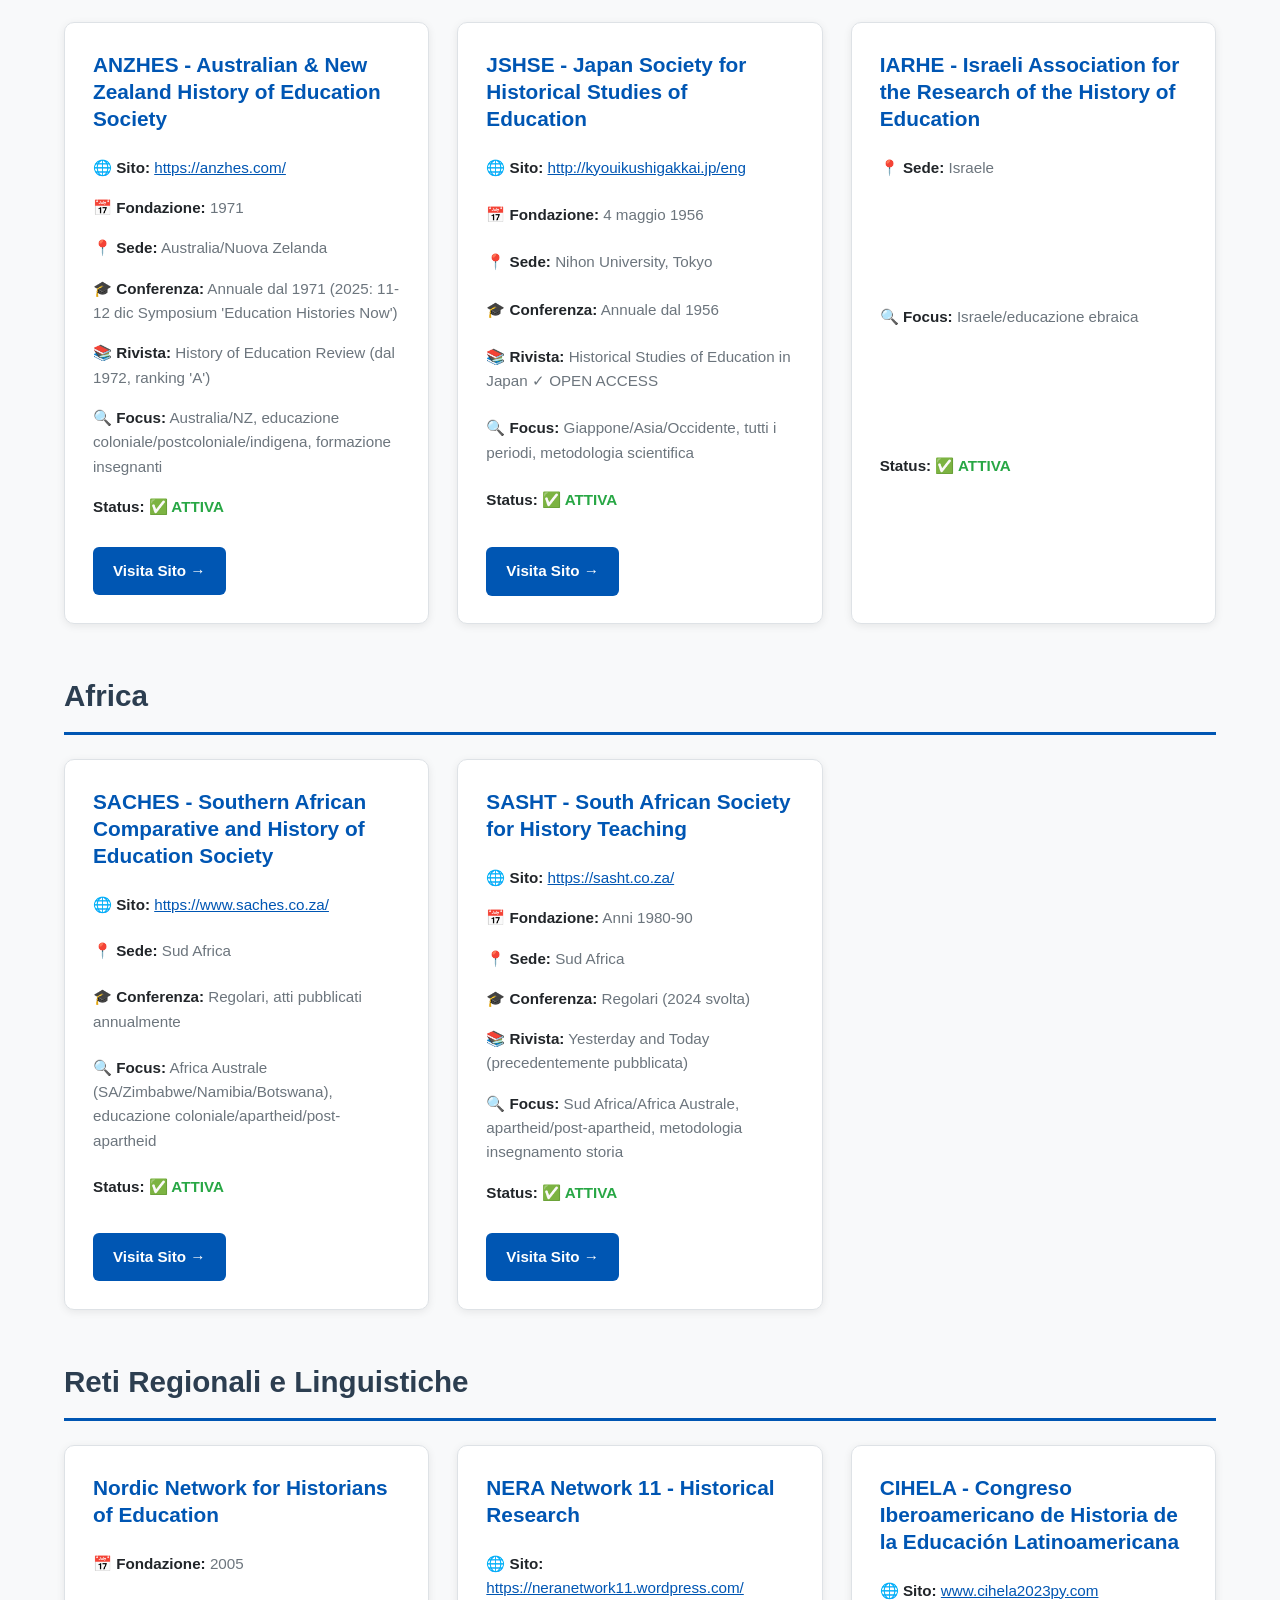
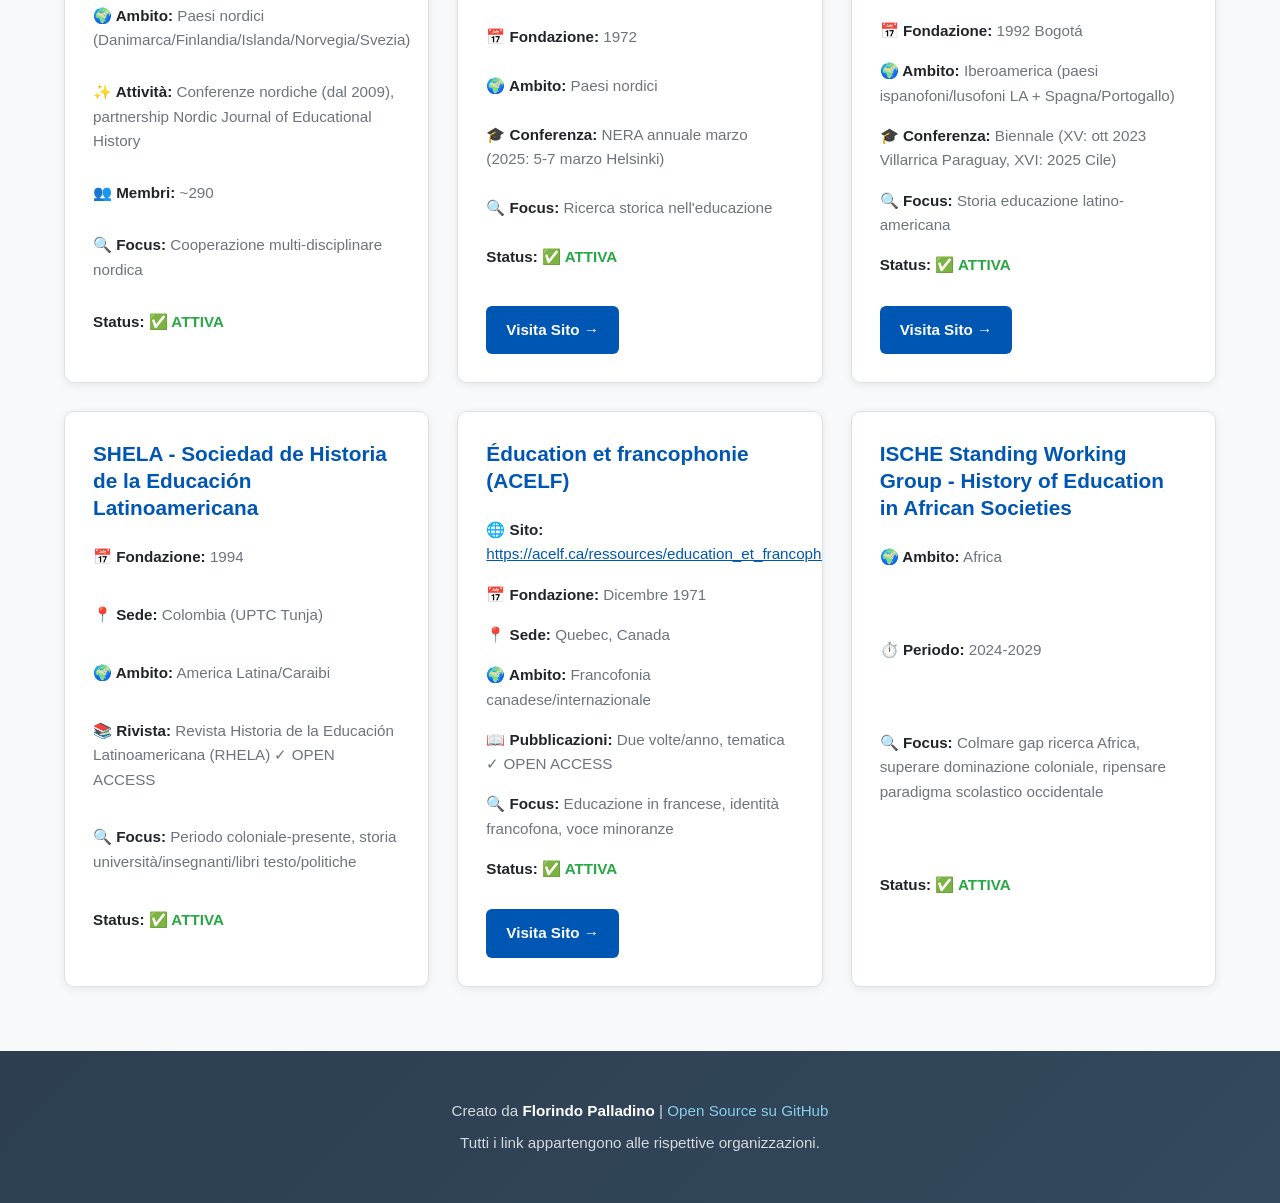
<file: societa.html>
<!DOCTYPE html>
<html lang="it">
<head>
    <meta charset="UTF-8">
    <meta name="viewport" content="width=device-width, initial-scale=1.0">
    <title>Società Scientifiche - History of Education</title>
    <link rel="stylesheet" href="style.css">
</head>
<body>
    <header>
        <h1>Società Scientifiche di Storia dell'Educazione</h1>
        <p>Organizzazioni e reti internazionali per la ricerca storico-educativa</p>
    </header>

    <main>
        <section id="navigation-section">
            <div class="nav-cards">
                <div class="nav-card">
                    <h3>📚 Riviste Scientifiche</h3>
                    <p>Esplora le principali riviste di Storia dell'Educazione a livello globale e regionale</p>
                    <a href="index.html" class="journal-link">Vedi Riviste →</a>
                </div>
                <div class="nav-card">
                    <h3>🏛️ Società Scientifiche</h3>
                    <p>Scopri le organizzazioni e reti internazionali di ricerca storico-educativa</p>
                    <a href="#societies" class="journal-link">Vedi Società ↓</a>
                </div>
            </div>
        </section>

        <section id="societies">
            <h2>Società Internazionali</h2>
            <div class="journal-grid international-societies"></div>

            <h2>Europa Occidentale</h2>
            <div class="journal-grid western-europe"></div>

            <h2>Europa Centro-Orientale e Scandinavia</h2>
            <div class="journal-grid central-europe"></div>

            <h2>Nord America</h2>
            <div class="journal-grid north-america"></div>

            <h2>America Latina</h2>
            <div class="journal-grid latin-america"></div>

            <h2>Asia-Pacifico</h2>
            <div class="journal-grid asia-pacific"></div>

            <h2>Africa</h2>
            <div class="journal-grid africa"></div>

            <h2>Reti Regionali e Linguistiche</h2>
            <div class="journal-grid networks"></div>
        </section>
    </main>

    <footer>
        <p>Creato da <strong>Florindo Palladino</strong> | <a href="https://github.com/FlorindoPalladino/sito-history-of-education" target="_blank" rel="noopener">Open Source su GitHub</a></p>
        <p>Tutti i link appartengono alle rispettive organizzazioni.</p>
    </footer>

    <script>
        // Dati JSON delle società scientifiche
        const societiesData = {
            "international": [
                {
                    "nome": "ISCHE - International Standing Conference for the History of Education",
                    "url": "https://www.ische.org/",
                    "fondazione": "1978",
                    "sede": "Germania",
                    "conferenza": "Annuale, rotazione globale (ISCHE 45: 2024 Brasile, ISCHE 46: 2025 Francia)",
                    "rivista": "Paedagogica Historica (trilingue: inglese/francese/tedesco, Taylor & Francis)",
                    "focus": "Globale, tutti i periodi storici, tutti gli aspetti storia educazione",
                    "status": "✅ ATTIVA"
                },
                {
                    "nome": "EERA Network 17 - Histories of Education",
                    "url": "https://eera-ecer.de/networks/17-histories-of-education",
                    "fondazione": "1999",
                    "sede": "Berlino",
                    "conferenza": "ECER annuale + History of Education Doctoral Summer School",
                    "attivita": "Summer School 2025: KU Leuven 'Voices and Silences'",
                    "focus": "Spazi educativi europei, circolazione transnazionale idee, storia coloniale",
                    "status": "✅ ATTIVA"
                }
            ],
            "westernEurope": [
                {
                    "nome": "History of Education Society (HES UK)",
                    "url": "https://historyofeducation.org.uk/",
                    "sede": "Regno Unito",
                    "conferenza": "Annuale (2025: 14-16 nov Winchester 'Gender, Networks and Leadership')",
                    "rivista": "History of Education (Taylor & Francis)",
                    "focus": "UK con connessioni internazionali, tutti i periodi",
                    "status": "✅ ATTIVA"
                },
                {
                    "nome": "ATRHE - Association transdisciplinaire pour les recherches historiques sur l'éducation",
                    "url": "https://www.atrhe.org/",
                    "fondazione": "2011",
                    "sede": "Caen, Francia",
                    "conferenza": "Colloque biennale (VII: 2-4 giugno 2026 'Territoires en marges')",
                    "focus": "Francia, XVII-XXI secolo, approccio transdisciplinare",
                    "status": "✅ ATTIVA"
                },
                {
                    "nome": "Sektion Historische Bildungsforschung (DGfE)",
                    "url": "https://www.dgfe.de/sektionen-kommissionen-ag/sektion-1-historische-bildungsforschung",
                    "fondazione": "1972",
                    "sede": "Germania",
                    "conferenza": "Biennale",
                    "rivista": "Jahrbuch für Historische Bildungsforschung (Julius Klinkhardt Verlag)",
                    "focus": "Germania/paesi germanofoni, tutti i periodi, enfasi moderno",
                    "status": "✅ ATTIVA"
                },
                {
                    "nome": "CIRSE - Centro Italiano per la Ricerca Storico-Educativa",
                    "url": "https://www.cirse.it/",
                    "fondazione": "Anni 1970-80",
                    "sede": "Italia",
                    "conferenza": "Convegno biennale (XVII: maggio 2022 Messina)",
                    "rivista": "Rivista di Storia dell'Educazione ✓ OPEN ACCESS",
                    "focus": "Italia, tutti i periodi, storia pedagogia/scuole/istituzioni",
                    "status": "✅ ATTIVA"
                },
                {
                    "nome": "SEDHE - Sociedad Española de Historia de la Educación",
                    "url": "https://sedhe.es/",
                    "fondazione": "28 gennaio 1989",
                    "sede": "Spagna",
                    "conferenza": "Coloquios biennali (XXIII: 5-7 nov 2025 Palma 'Compromiso social')",
                    "rivista": "Historia y Memoria de la Educación ✓ OPEN ACCESS",
                    "focus": "Spagna, connessioni iberoamericane, tutti i periodi",
                    "status": "✅ ATTIVA"
                },
                {
                    "nome": "HISTEDUP - Associação de História da Educação de Portugal",
                    "url": "https://histedup.com/",
                    "fondazione": "2015",
                    "sede": "Portogallo",
                    "conferenza": "Nazionali + Incontri iberici + COLUBHE (luso-brasiliano)",
                    "attivita": "X Encontro Ibérico 6-7 luglio 2025 Granada",
                    "focus": "Portogallo, connessioni iberoamericane/internazionali",
                    "status": "✅ ATTIVA"
                },
                {
                    "nome": "BENGOO - Belgisch-Nederlandse Vereniging",
                    "url": "https://bengoo.nl/",
                    "sede": "Belgio/Paesi Bassi",
                    "conferenza": "Giornate studio (2021: formazione insegnanti)",
                    "focus": "Storia educazione Belgio/Paesi Bassi",
                    "status": "✅ ATTIVA"
                },
                {
                    "nome": "SGBF - Gruppo Ricerca Storica Educativa",
                    "url": "https://www.hist-edu.ch/",
                    "fondazione": "2014",
                    "sede": "Svizzera",
                    "rivista": "Schweizerische Zeitschrift für Bildungswissenschaften (OA eccetto ultimi 2 anni)",
                    "focus": "Svizzera, multilingue (tedesco/francese/italiano), prospettive comparative",
                    "status": "✅ ATTIVA"
                }
            ],
            "centralEurope": [
                {
                    "nome": "GSEH/ELEIE - Ελληνική Εταιρεία Ιστορικών της Εκπαίδευσης",
                    "url": "http://www.eleie.gr/",
                    "sede": "Grecia",
                    "attivita": "Serie webinar italo-greca (dal maggio 2024, 4-5 volte/anno)",
                    "focus": "Grecia, studi comparativi con Italia/Europa, educazione religiosa, riforme",
                    "status": "✅ ATTIVA"
                },
                {
                    "nome": "Selskabet for Skole- og Uddannelseshistorie",
                    "url": "https://uddannelseshistorie.dk/",
                    "fondazione": "1966",
                    "sede": "Roskilde, Danimarca",
                    "pubblicazioni": "Annuario 'Uddannelseshistorie' (dal 1967, 56 volumi 1967-2022)",
                    "focus": "Storia scolastica danese, tutti i livelli educazione",
                    "status": "✅ ATTIVA"
                },
                {
                    "nome": "FSUH - Föreningen för svensk undervisningshistoria",
                    "url": "https://undervisningshistoria.se/",
                    "fondazione": "5 luglio 1920",
                    "sede": "Svezia",
                    "conferenza": "Annuale (aprile 2025 Uppsala)",
                    "rivista": "Vägval i skolans historia (4 numeri/anno dal 2001)",
                    "focus": "Storia educativa svedese tutti i periodi, insegnanti, riforme",
                    "status": "✅ ATTIVA"
                },
                {
                    "nome": "Finnish Society for the History of Education",
                    "sede": "Finlandia",
                    "rivista": "Kasvatus & Aika (Education and Time, primo numero 2007)",
                    "pubblicazioni": "Annuario 'Koulu ja menneisyys' (59 annuari 1935-2019)",
                    "focus": "Storia educazione finlandese",
                    "status": "✅ ATTIVA"
                }
            ],
            "northAmerica": [
                {
                    "nome": "History of Education Society (HES)",
                    "url": "https://www.historyofeducation.org/",
                    "fondazione": "1960",
                    "sede": "USA",
                    "conferenza": "Annuale fine ottobre/inizio novembre (2025: 6-9 nov Providence RI)",
                    "rivista": "History of Education Quarterly (dal 1960, Cambridge Core)",
                    "focus": "Internazionale (principalmente USA), tutti i periodi",
                    "status": "✅ ATTIVA"
                },
                {
                    "nome": "AERA Division F: History and Historiography",
                    "url": "https://www.aera.net/Division-F/History-Historiography-F",
                    "sede": "USA",
                    "conferenza": "AERA Annual Meeting aprile (2025: 23-27 aprile Denver)",
                    "focus": "Nazionale/internazionale/comparativo, storia e storiografia, multidisciplinare",
                    "status": "✅ ATTIVA"
                },
                {
                    "nome": "OEH - Organization of Educational Historians",
                    "url": "http://www.edhistorians.org/",
                    "sede": "USA",
                    "conferenza": "Annuale online (26-27 settembre)",
                    "rivista": "American Educational History Journal",
                    "focus": "Studio comprensivo storia educazione, tutti i periodi, multidisciplinare",
                    "status": "✅ ATTIVA"
                },
                {
                    "nome": "CHEA/ACHÉ - Canadian History of Education Association",
                    "url": "https://www.ache-chea.ca/",
                    "fondazione": "1980",
                    "sede": "Canada",
                    "conferenza": "Biennale (2026: 15-17 ott Winnipeg)",
                    "rivista": "Historical Studies in Education / Revue d'histoire de l'éducation ✓ OPEN ACCESS",
                    "focus": "Canada/internazionale/transnazionale, contesti formali/informali",
                    "status": "✅ ATTIVA"
                }
            ],
            "latinAmerica": [
                {
                    "nome": "SBHE - Sociedade Brasileira de História da Educação",
                    "url": "https://sbhe.org.br/",
                    "fondazione": "Settembre 1999",
                    "sede": "Universidade Estadual Maringá, Brasile",
                    "conferenza": "CBHE biennale (XII: 14-17 agosto 2024 Natal 'E-história da educação')",
                    "rivista": "Revista Brasileira de História da Educação (RBHE) ✓ OPEN ACCESS",
                    "focus": "Brasile/internazionale, tutti i periodi, interdisciplinare/plurale",
                    "status": "✅ ATTIVA"
                },
                {
                    "nome": "SAIEHE - Sociedad Argentina de Investigación y Enseñanza en Historia de la Educación",
                    "url": "https://www.saiehe.org.ar/",
                    "fondazione": "1995 (rinominata 2020)",
                    "sede": "Argentina",
                    "conferenza": "Jornadas annuali (XIX: 2019 San Salvador de Jujuy)",
                    "rivista": "Anuario de Historia de la Educación ✓ OPEN ACCESS",
                    "focus": "Argentina/America Latina, tutti i periodi, interdisciplinare",
                    "status": "✅ ATTIVA"
                },
                {
                    "nome": "SOMEHIDE - Sociedad Mexicana de Historia de la Educación",
                    "url": "https://somehide.org/",
                    "fondazione": "Febbraio 2002",
                    "sede": "Messico",
                    "conferenza": "Encuentro Internacional annuale (XVIII: 13-15 nov 2024 San Luis Potosí)",
                    "rivista": "Revista Mexicana de Historia de la Educación",
                    "focus": "Messico/America Latina, XIX-XX sec principalmente, libri testo/modelli transnazionali",
                    "status": "✅ ATTIVA"
                }
            ],
            "asiaPacific": [
                {
                    "nome": "ANZHES - Australian & New Zealand History of Education Society",
                    "url": "https://anzhes.com/",
                    "fondazione": "1971",
                    "sede": "Australia/Nuova Zelanda",
                    "conferenza": "Annuale dal 1971 (2025: 11-12 dic Symposium 'Education Histories Now')",
                    "rivista": "History of Education Review (dal 1972, ranking 'A')",
                    "focus": "Australia/NZ, educazione coloniale/postcoloniale/indigena, formazione insegnanti",
                    "status": "✅ ATTIVA"
                },
                {
                    "nome": "JSHSE - Japan Society for Historical Studies of Education",
                    "url": "http://kyouikushigakkai.jp/eng",
                    "fondazione": "4 maggio 1956",
                    "sede": "Nihon University, Tokyo",
                    "conferenza": "Annuale dal 1956",
                    "rivista": "Historical Studies of Education in Japan ✓ OPEN ACCESS",
                    "focus": "Giappone/Asia/Occidente, tutti i periodi, metodologia scientifica",
                    "status": "✅ ATTIVA"
                },
                {
                    "nome": "IARHE - Israeli Association for the Research of the History of Education",
                    "sede": "Israele",
                    "focus": "Israele/educazione ebraica",
                    "status": "✅ ATTIVA"
                }
            ],
            "africa": [
                {
                    "nome": "SACHES - Southern African Comparative and History of Education Society",
                    "url": "https://www.saches.co.za/",
                    "sede": "Sud Africa",
                    "conferenza": "Regolari, atti pubblicati annualmente",
                    "focus": "Africa Australe (SA/Zimbabwe/Namibia/Botswana), educazione coloniale/apartheid/post-apartheid",
                    "status": "✅ ATTIVA"
                },
                {
                    "nome": "SASHT - South African Society for History Teaching",
                    "url": "https://sasht.co.za/",
                    "fondazione": "Anni 1980-90",
                    "sede": "Sud Africa",
                    "conferenza": "Regolari (2024 svolta)",
                    "rivista": "Yesterday and Today (precedentemente pubblicata)",
                    "focus": "Sud Africa/Africa Australe, apartheid/post-apartheid, metodologia insegnamento storia",
                    "status": "✅ ATTIVA"
                }
            ],
            "networks": [
                {
                    "nome": "Nordic Network for Historians of Education",
                    "fondazione": "2005",
                    "ambito": "Paesi nordici (Danimarca/Finlandia/Islanda/Norvegia/Svezia)",
                    "membri": "~290",
                    "attivita": "Conferenze nordiche (dal 2009), partnership Nordic Journal of Educational History",
                    "focus": "Cooperazione multi-disciplinare nordica",
                    "status": "✅ ATTIVA"
                },
                {
                    "nome": "NERA Network 11 - Historical Research",
                    "url": "https://neranetwork11.wordpress.com/",
                    "fondazione": "1972",
                    "conferenza": "NERA annuale marzo (2025: 5-7 marzo Helsinki)",
                    "ambito": "Paesi nordici",
                    "focus": "Ricerca storica nell'educazione",
                    "status": "✅ ATTIVA"
                },
                {
                    "nome": "CIHELA - Congreso Iberoamericano de Historia de la Educación Latinoamericana",
                    "url": "www.cihela2023py.com",
                    "fondazione": "1992 Bogotá",
                    "conferenza": "Biennale (XV: ott 2023 Villarrica Paraguay, XVI: 2025 Cile)",
                    "ambito": "Iberoamerica (paesi ispanofoni/lusofoni LA + Spagna/Portogallo)",
                    "focus": "Storia educazione latino-americana",
                    "status": "✅ ATTIVA"
                },
                {
                    "nome": "SHELA - Sociedad de Historia de la Educación Latinoamericana",
                    "fondazione": "1994",
                    "sede": "Colombia (UPTC Tunja)",
                    "rivista": "Revista Historia de la Educación Latinoamericana (RHELA) ✓ OPEN ACCESS",
                    "ambito": "America Latina/Caraibi",
                    "focus": "Periodo coloniale-presente, storia università/insegnanti/libri testo/politiche",
                    "status": "✅ ATTIVA"
                },
                {
                    "nome": "Éducation et francophonie (ACELF)",
                    "url": "https://acelf.ca/ressources/education_et_francophonie/",
                    "fondazione": "Dicembre 1971",
                    "sede": "Quebec, Canada",
                    "pubblicazioni": "Due volte/anno, tematica ✓ OPEN ACCESS",
                    "ambito": "Francofonia canadese/internazionale",
                    "focus": "Educazione in francese, identità francofona, voce minoranze",
                    "status": "✅ ATTIVA"
                },
                {
                    "nome": "ISCHE Standing Working Group - History of Education in African Societies",
                    "periodo": "2024-2029",
                    "ambito": "Africa",
                    "focus": "Colmare gap ricerca Africa, superare dominazione coloniale, ripensare paradigma scolastico occidentale",
                    "status": "✅ ATTIVA"
                }
            ]
        };

        // Funzione per creare una "card" di una società
        function createSocietyCard(society) {
            let html = `
                <div class="journal-card">
                    <h3>${society.nome}</h3>
            `;

            if (society.url) {
                html += `<p><strong>🌐 Sito:</strong> <a href="${society.url}" target="_blank" rel="noopener" style="color: var(--accent-color);">${society.url}</a></p>`;
            }

            if (society.fondazione) {
                html += `<p><strong>📅 Fondazione:</strong> ${society.fondazione}</p>`;
            }

            if (society.sede) {
                html += `<p><strong>📍 Sede:</strong> ${society.sede}</p>`;
            }

            if (society.ambito) {
                html += `<p><strong>🌍 Ambito:</strong> ${society.ambito}</p>`;
            }

            if (society.conferenza) {
                html += `<p><strong>🎓 Conferenza:</strong> ${society.conferenza}</p>`;
            }

            if (society.rivista) {
                html += `<p><strong>📚 Rivista:</strong> ${society.rivista}</p>`;
            }

            if (society.pubblicazioni) {
                html += `<p><strong>📖 Pubblicazioni:</strong> ${society.pubblicazioni}</p>`;
            }

            if (society.attivita) {
                html += `<p><strong>✨ Attività:</strong> ${society.attivita}</p>`;
            }

            if (society.membri) {
                html += `<p><strong>👥 Membri:</strong> ${society.membri}</p>`;
            }

            if (society.periodo) {
                html += `<p><strong>⏱️ Periodo:</strong> ${society.periodo}</p>`;
            }

            if (society.focus) {
                html += `<p><strong>🔍 Focus:</strong> ${society.focus}</p>`;
            }

            if (society.status) {
                html += `<p><strong>Status:</strong> <span style="color: #28a745; font-weight: 600;">${society.status}</span></p>`;
            }

            if (society.url) {
                html += `<a href="${society.url}" target="_blank" class="journal-link">Visita Sito →</a>`;
            }

            html += `</div>`;

            return html;
        }

        // Popola le sezioni quando la pagina è caricata
        document.addEventListener('DOMContentLoaded', () => {
            // Internazionali
            const internationalContainer = document.querySelector('.international-societies');
            societiesData.international.forEach(society => {
                internationalContainer.innerHTML += createSocietyCard(society);
            });

            // Europa Occidentale
            const westernEuropeContainer = document.querySelector('.western-europe');
            societiesData.westernEurope.forEach(society => {
                westernEuropeContainer.innerHTML += createSocietyCard(society);
            });

            // Europa Centro-Orientale
            const centralEuropeContainer = document.querySelector('.central-europe');
            societiesData.centralEurope.forEach(society => {
                centralEuropeContainer.innerHTML += createSocietyCard(society);
            });

            // Nord America
            const northAmericaContainer = document.querySelector('.north-america');
            societiesData.northAmerica.forEach(society => {
                northAmericaContainer.innerHTML += createSocietyCard(society);
            });

            // America Latina
            const latinAmericaContainer = document.querySelector('.latin-america');
            societiesData.latinAmerica.forEach(society => {
                latinAmericaContainer.innerHTML += createSocietyCard(society);
            });

            // Asia-Pacifico
            const asiaPacificContainer = document.querySelector('.asia-pacific');
            societiesData.asiaPacific.forEach(society => {
                asiaPacificContainer.innerHTML += createSocietyCard(society);
            });

            // Africa
            const africaContainer = document.querySelector('.africa');
            societiesData.africa.forEach(society => {
                africaContainer.innerHTML += createSocietyCard(society);
            });

            // Reti
            const networksContainer = document.querySelector('.networks');
            societiesData.networks.forEach(society => {
                networksContainer.innerHTML += createSocietyCard(society);
            });
        });
    </script>
</body>
</html>
</file>
<file: style.css>
/* ====================================
   History of Education Journal Hub
   Stile CSS Professionale
   ==================================== */

/* === Variabili CSS === */
:root {
    --primary-color: #2c3e50;
    --secondary-color: #f8f9fa;
    --accent-color: #0056b3;
    --accent-hover: #004494;
    --card-bg: #ffffff;
    --border-color: #dee2e6;
    --shadow-light: rgba(0, 0, 0, 0.08);
    --shadow-medium: rgba(0, 0, 0, 0.12);
    --text-primary: #212529;
    --text-secondary: #6c757d;
    --transition-speed: 0.3s;
}

/* === Reset e Stile Globale === */
* {
    margin: 0;
    padding: 0;
    box-sizing: border-box;
}

body {
    font-family: -apple-system, BlinkMacSystemFont, "Segoe UI", Roboto, "Helvetica Neue", Arial, sans-serif;
    line-height: 1.6;
    background-color: var(--secondary-color);
    color: var(--text-primary);
    margin: 0;
    padding: 0;
}

/* === Header === */
header {
    background: linear-gradient(135deg, var(--primary-color) 0%, #34495e 100%);
    color: #ffffff;
    padding: 3rem 2rem;
    text-align: center;
    box-shadow: 0 4px 6px var(--shadow-light);
}

header h1 {
    margin: 0 0 0.5rem 0;
    font-size: 2.5rem;
    font-weight: 700;
    letter-spacing: -0.5px;
}

header p {
    font-size: 1.15rem;
    opacity: 0.95;
    font-weight: 300;
}

/* === Main Content === */
main {
    max-width: 1200px;
    margin: 2rem auto;
    padding: 0 1.5rem;
}

/* === Typography === */
h2 {
    border-bottom: 3px solid var(--accent-color);
    padding-bottom: 0.75rem;
    margin-top: 3rem;
    margin-bottom: 1.5rem;
    font-size: 1.85rem;
    font-weight: 600;
    color: var(--primary-color);
}

h3 {
    font-size: 1.4rem;
    color: var(--primary-color);
    margin-top: 2rem;
    margin-bottom: 1rem;
    border-left: 4px solid var(--accent-color);
    padding-left: 1rem;
}

/* === Sezione Navigazione === */
#navigation-section {
    margin-bottom: 3rem;
}

.nav-cards {
    display: grid;
    grid-template-columns: repeat(auto-fit, minmax(300px, 1fr));
    gap: 2rem;
}

.nav-card {
    background-color: var(--card-bg);
    border: 2px solid var(--border-color);
    border-radius: 12px;
    padding: 2rem;
    text-align: center;
    box-shadow: 0 4px 12px var(--shadow-light);
    transition: transform var(--transition-speed) ease,
                box-shadow var(--transition-speed) ease,
                border-color var(--transition-speed) ease;
}

.nav-card:hover {
    transform: translateY(-6px);
    box-shadow: 0 8px 24px var(--shadow-medium);
    border-color: var(--accent-color);
}

.nav-card h3 {
    margin: 0 0 1rem 0;
    color: var(--accent-color);
    font-size: 1.5rem;
    border: none;
    padding: 0;
}

.nav-card p {
    color: var(--text-secondary);
    margin-bottom: 1.5rem;
    font-size: 1rem;
    line-height: 1.6;
}

.nav-card .journal-link {
    margin-top: 0;
}

/* === Sezione Ricerca === */
#search-section {
    background-color: var(--card-bg);
    padding: 2.5rem;
    border-radius: 12px;
    box-shadow: 0 4px 12px var(--shadow-light);
    margin-bottom: 3rem;
    border: 1px solid var(--border-color);
}

#search-section h2 {
    margin-top: 0;
    color: var(--primary-color);
}

#search-section p {
    color: var(--text-secondary);
    margin-bottom: 1.5rem;
    font-size: 1.05rem;
}

/* === Stile Google Custom Search Engine === */
.gcse-search {
    width: 100%;
}

.gsc-control-cse {
    padding: 0 !important;
    border: none !important;
    background-color: transparent !important;
}

.gsc-input-box {
    border-radius: 8px !important;
}

/* === Griglia delle Riviste === */
.journal-grid {
    display: grid;
    grid-template-columns: repeat(auto-fill, minmax(320px, 1fr));
    gap: 1.75rem;
    margin-top: 1.5rem;
    margin-bottom: 2rem;
}

/* === Card delle Riviste === */
.journal-card {
    background-color: var(--card-bg);
    border: 1px solid var(--border-color);
    border-radius: 10px;
    padding: 1.75rem;
    box-shadow: 0 2px 8px var(--shadow-light);
    transition: transform var(--transition-speed) ease,
                box-shadow var(--transition-speed) ease,
                border-color var(--transition-speed) ease;
    display: flex;
    flex-direction: column;
    position: relative;
    overflow: hidden;
}

.journal-card::before {
    content: '';
    position: absolute;
    top: 0;
    left: 0;
    width: 100%;
    height: 4px;
    background: linear-gradient(90deg, var(--accent-color), #0084ff);
    transform: scaleX(0);
    transform-origin: left;
    transition: transform var(--transition-speed) ease;
}

.journal-card:hover {
    transform: translateY(-6px);
    box-shadow: 0 8px 20px var(--shadow-medium);
    border-color: var(--accent-color);
}

.journal-card:hover::before {
    transform: scaleX(1);
}

.journal-card h3 {
    margin-top: 0;
    margin-bottom: 1rem;
    color: var(--accent-color);
    font-size: 1.3rem;
    border: none;
    padding: 0;
    line-height: 1.3;
}

.journal-card p {
    margin: 0.5rem 0;
    font-size: 0.95rem;
    color: var(--text-secondary);
    flex-grow: 1;
}

.journal-card p strong {
    color: var(--text-primary);
    font-weight: 600;
}

/* === Link alle Riviste === */
.journal-link {
    display: inline-block;
    background-color: var(--accent-color);
    color: #ffffff;
    text-decoration: none;
    padding: 0.75rem 1.25rem;
    border-radius: 6px;
    text-align: center;
    margin-top: 1.25rem;
    font-weight: 600;
    font-size: 0.95rem;
    transition: background-color var(--transition-speed) ease,
                transform var(--transition-speed) ease;
    align-self: flex-start;
}

.journal-link:hover {
    background-color: var(--accent-hover);
    transform: translateX(4px);
}

/* === Sezioni Regionali === */
#flagship-container h3 {
    font-size: 1.5rem;
    color: var(--primary-color);
    margin-top: 2.5rem;
    margin-bottom: 1rem;
    border-left: 4px solid var(--accent-color);
    padding-left: 1rem;
}

/* === Footer === */
footer {
    text-align: center;
    padding: 2.5rem;
    margin-top: 4rem;
    background: linear-gradient(135deg, #2c3e50 0%, #34495e 100%);
    color: rgba(255, 255, 255, 0.8);
    font-size: 0.95rem;
}

footer p {
    margin: 0.5rem 0;
}

footer strong {
    color: #ffffff;
    font-weight: 600;
}

footer a {
    color: #87ceeb;
    text-decoration: none;
    transition: color var(--transition-speed) ease;
}

footer a:hover {
    color: #ffffff;
    text-decoration: underline;
}

/* === Responsive Design === */
@media (max-width: 768px) {
    header h1 {
        font-size: 2rem;
    }

    header p {
        font-size: 1rem;
    }

    main {
        padding: 0 1rem;
    }

    h2 {
        font-size: 1.5rem;
        margin-top: 2rem;
    }

    h3 {
        font-size: 1.25rem;
    }

    .journal-grid {
        grid-template-columns: 1fr;
        gap: 1.25rem;
    }

    #search-section {
        padding: 1.5rem;
    }

    .journal-card {
        padding: 1.5rem;
    }
}

@media (max-width: 480px) {
    header {
        padding: 2rem 1rem;
    }

    header h1 {
        font-size: 1.75rem;
    }

    .journal-link {
        width: 100%;
        text-align: center;
    }
}

/* === Animazioni === */
@keyframes fadeIn {
    from {
        opacity: 0;
        transform: translateY(20px);
    }
    to {
        opacity: 1;
        transform: translateY(0);
    }
}

.journal-card {
    animation: fadeIn 0.5s ease forwards;
}

/* === Accessibilità === */
a:focus,
button:focus {
    outline: 2px solid var(--accent-color);
    outline-offset: 2px;
}

/* === Print Styles === */
@media print {
    header {
        background: none;
        color: black;
    }

    .journal-card {
        break-inside: avoid;
        box-shadow: none;
        border: 1px solid #ccc;
    }

    .journal-link {
        background: none;
        color: var(--accent-color);
        border: 1px solid var(--accent-color);
    }

    #search-section {
        display: none;
    }
}
</file>
